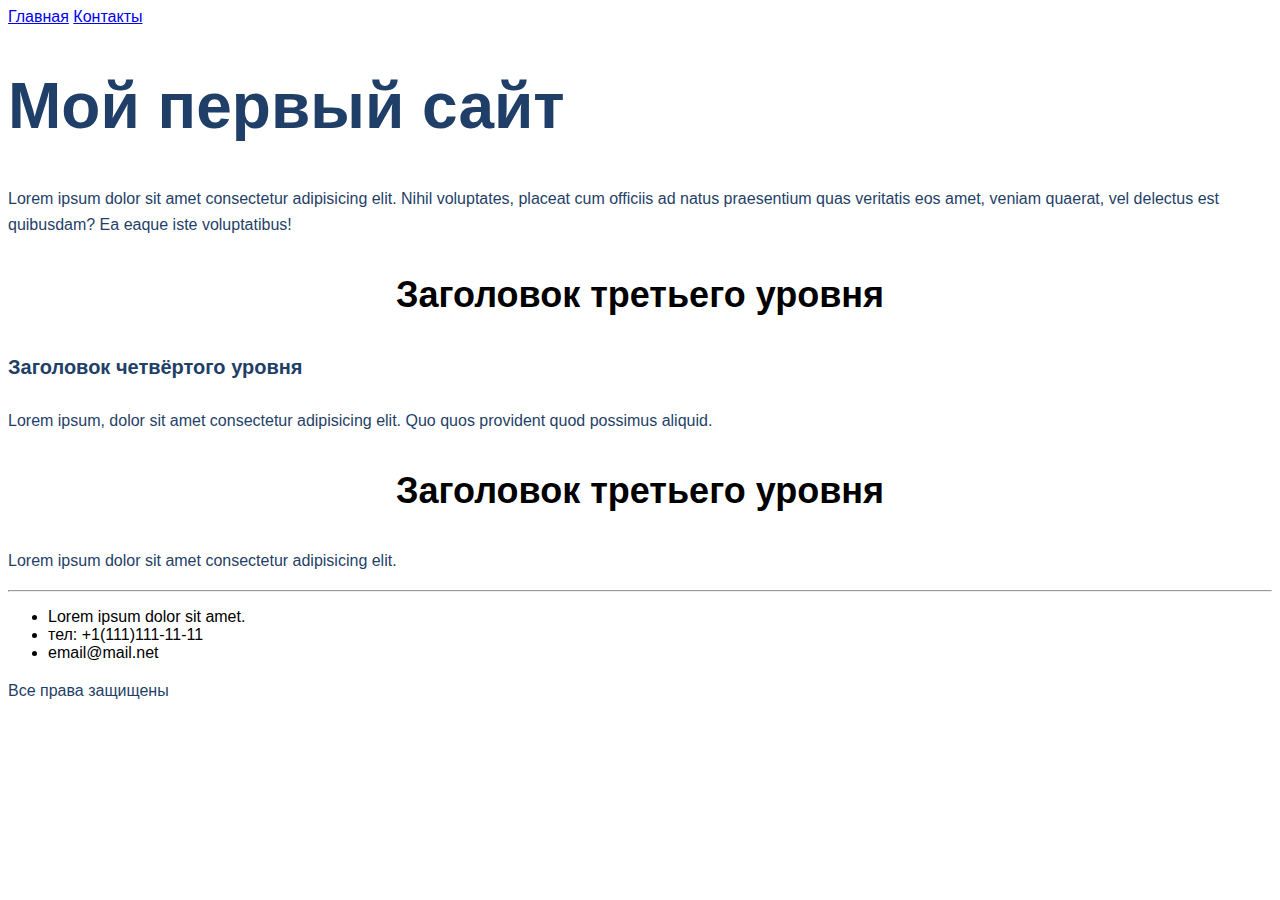
<file: Homework3/index.html>
<!DOCTYPE html>
<html lang="en">

<head>
    <meta charset="UTF-8">
    <meta http-equiv="X-UA-Compatible" content="IE=edge">
    <meta name="viewport" content="width=device-width, initial-scale=1.0">
    <title>Document</title>
    <link rel="stylesheet" href="style.css">
</head>

<body>
    <a href="index.html">Главная</a>
    <a href="contacts.html">Контакты</a>
    <h1 class="h1_index">Мой первый сайт</h1>
    <p class="par">Lorem ipsum dolor sit amet consectetur adipisicing elit. Nihil voluptates, placeat cum officiis ad
        natus
        praesentium quas veritatis eos amet, veniam quaerat, vel delectus est quibusdam? Ea eaque iste voluptatibus!</p>
    <h3 class="h3_class">Заголовок третьего уровня</h3>
    <h4 class="h4_class">Заголовок четвёртого уровня</h4>
    <p class="par">Lorem ipsum, dolor sit amet consectetur adipisicing elit. Quo quos provident quod possimus aliquid.
    </p>
    <h3 class="h3_class">Заголовок третьего уровня</h3>
    <p class="par">Lorem ipsum dolor sit amet consectetur adipisicing elit.</p>
    <hr>
    <ul>
        <li>Lorem ipsum dolor sit amet.</li>
        <li>тел: +1(111)111-11-11</li>
        <li>email@mail.net</li>
    </ul>
    <p class="par">Все права защищены</p>
</body>

</html>
</file>
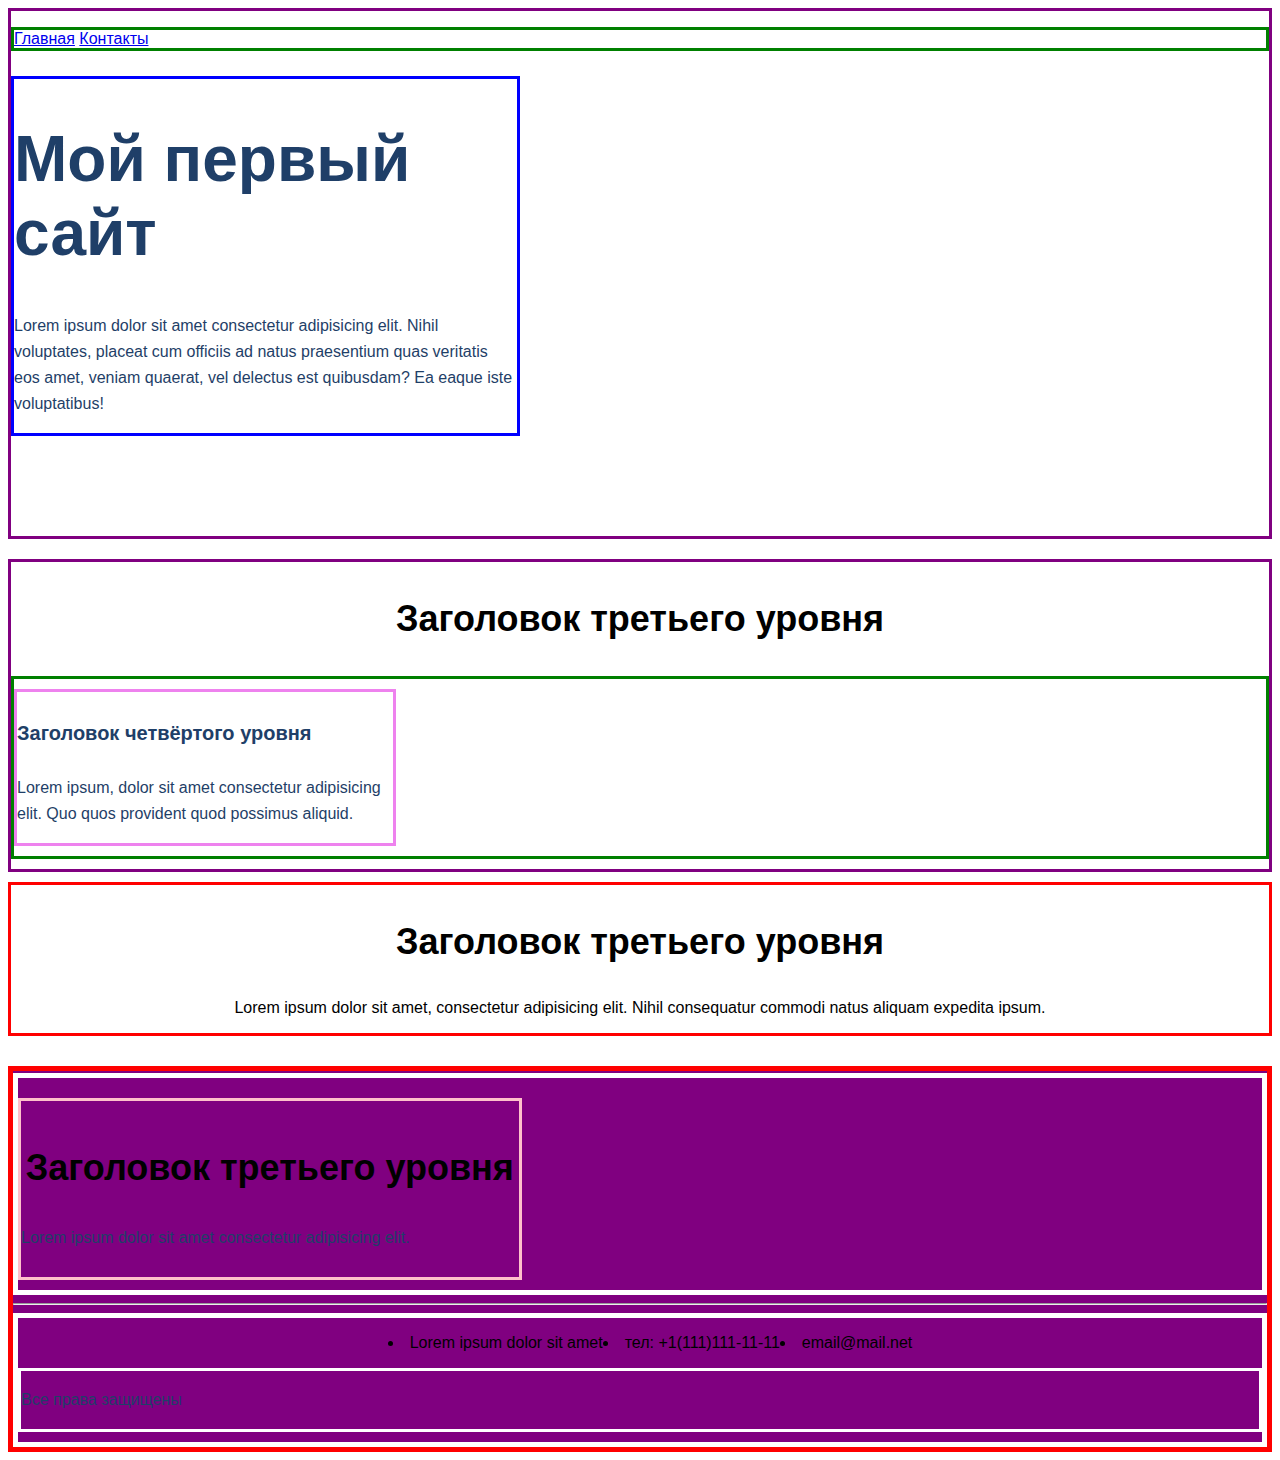
<file: Homework4/index.html>
<!DOCTYPE html>
<html lang="en">

<head>
    <meta charset="UTF-8">
    <meta http-equiv="X-UA-Compatible" content="IE=edge">
    <meta name="viewport" content="width=device-width, initial-scale=1.0">
    <title>Document</title>
    <link rel="stylesheet" href="style.css">
</head>

<body>
    <div class="greeting">
        <div class="menu">
            <a href="index.html">Главная</a>
            <a href="contacts.html">Контакты</a>
        </div>
        <div class="description">
            <h1 class="h1_index">Мой первый сайт</h1>
            <p class="par">Lorem ipsum dolor sit amet consectetur adipisicing elit. Nihil voluptates, placeat cum
                officiis ad
                natus
                praesentium quas veritatis eos amet, veniam quaerat, vel delectus est quibusdam? Ea eaque iste
                voluptatibus!</p>
        </div>
    </div>
    <div class="aboutbusiness">
        <h3 class="h3_class">Заголовок третьего уровня</h3>
        <div class="business">
            <div class="busmake">
                <h4 class="h4_class">Заголовок четвёртого уровня</h4>
                <p class="par">Lorem ipsum, dolor sit amet consectetur adipisicing elit. Quo quos provident quod
                    possimus aliquid.
                </p>
            </div>
        </div>
    </div>
    <div class="finishproject">
        <h3 class="h3_class">Заголовок третьего уровня</h3>
        <p class="parproject">Lorem ipsum dolor sit amet, consectetur adipisicing elit. Nihil consequatur commodi natus
            aliquam expedita ipsum.</p>
    </div>
    <div class="bottom">
        <div class="talk">
            <div class="interes">
                <h3 class="h3_class">Заголовок третьего уровня</h3>
                <p class="par">Lorem ipsum dolor sit amet consectetur adipisicing elit.</p>
            </div>
        </div>
        <hr>
        <div class="talk">
            <ul class="list">
                <li>Lorem ipsum dolor sit amet </li>
                <li>тел: +1(111)111-11-11 </li>
                <li>email@mail.net</li>
            </ul>
            <div class="rights">
                <p class="par">Все права защищены</p>
            </div>
        </div>
    </div>
</body>

</html>
</file>
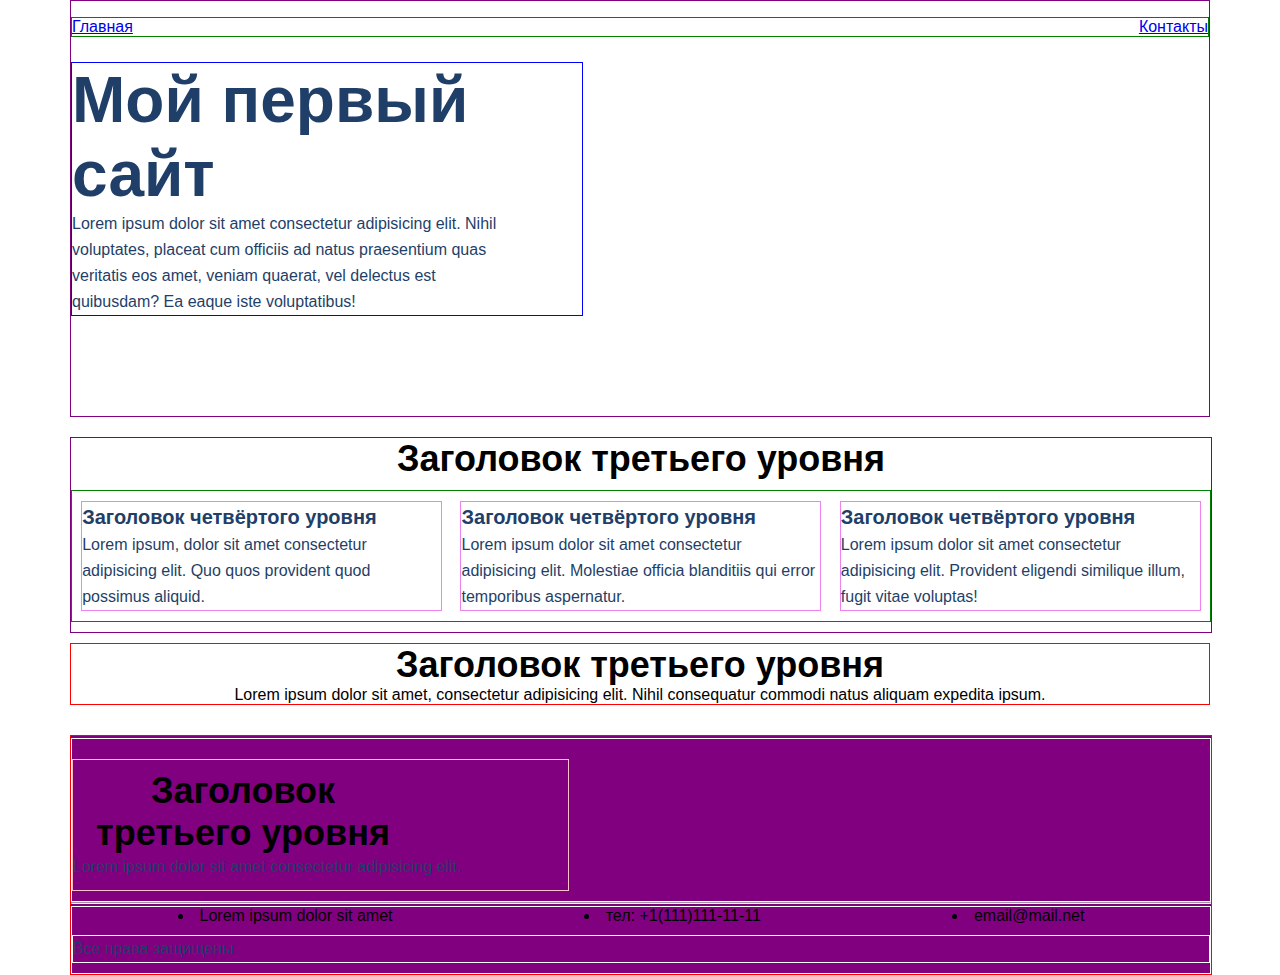
<file: Homework5/index.html>
<!DOCTYPE html>
<html lang="en">

<head>
    <meta charset="UTF-8">
    <meta http-equiv="X-UA-Compatible" content="IE=edge">
    <meta name="viewport" content="width=device-width, initial-scale=1.0">
    <title>Document</title>
    <link rel="stylesheet" href="style.css">
</head>

<body>
    <div class="container">
        <div class="greeting">
            <div class="menu">
                <a href="index.html">Главная</a>
                <a href="contacts.html">Контакты</a>
            </div>
            <div class="description">
                <h1 class="h1_index">Мой первый сайт</h1>
                <p class="par">Lorem ipsum dolor sit amet consectetur adipisicing elit. Nihil voluptates, placeat cum
                    officiis ad
                    natus
                    praesentium quas veritatis eos amet, veniam quaerat, vel delectus est quibusdam? Ea eaque iste
                    voluptatibus!</p>
            </div>
        </div>
        <div class="what-we-do container">
            <h3 class="h3_class">Заголовок третьего уровня</h3>
            <div class="business">
                <div class="busmake">
                    <h4 class="h4_class">Заголовок четвёртого уровня</h4>
                    <p class="par">Lorem ipsum, dolor sit amet consectetur adipisicing elit. Quo quos provident quod
                        possimus aliquid.
                    </p>
                </div>
                <div class="busmake">
                    <h4 class="h4_class">Заголовок четвёртого уровня</h4>
                    <p class="par">Lorem ipsum dolor sit amet consectetur adipisicing elit. Molestiae officia blanditiis
                        qui error temporibus aspernatur.
                    </p>
                </div>
                <div class="busmake">
                    <h4 class="h4_class">Заголовок четвёртого уровня</h4>
                    <p class="par">Lorem ipsum dolor sit amet consectetur adipisicing elit. Provident eligendi similique
                        illum, fugit vitae voluptas!
                    </p>
                </div>
            </div>
        </div>
        <div class="finishproject">
            <h3 class="h3_class">Заголовок третьего уровня</h3>
            <p class="parproject">Lorem ipsum dolor sit amet, consectetur adipisicing elit. Nihil consequatur commodi
                natus
                aliquam expedita ipsum.</p>
        </div>
        <div class="footer container">
            <div class="talk">
                <div class="interes">
                    <h3 class="h3_class">Заголовок третьего уровня</h3>
                    <p class="par">Lorem ipsum dolor sit amet consectetur adipisicing elit.</p>
                </div>
            </div>
            <hr>
            <div class="talk">
                <ul class="list">
                    <li>Lorem ipsum dolor sit amet </li>
                    <li>тел: +1(111)111-11-11 </li>
                    <li>email@mail.net</li>
                </ul>
                <div class="rights">
                    <p class="par">Все права защищены</p>
                </div>
            </div>
        </div>
    </div>
</body>

</html>
</file>
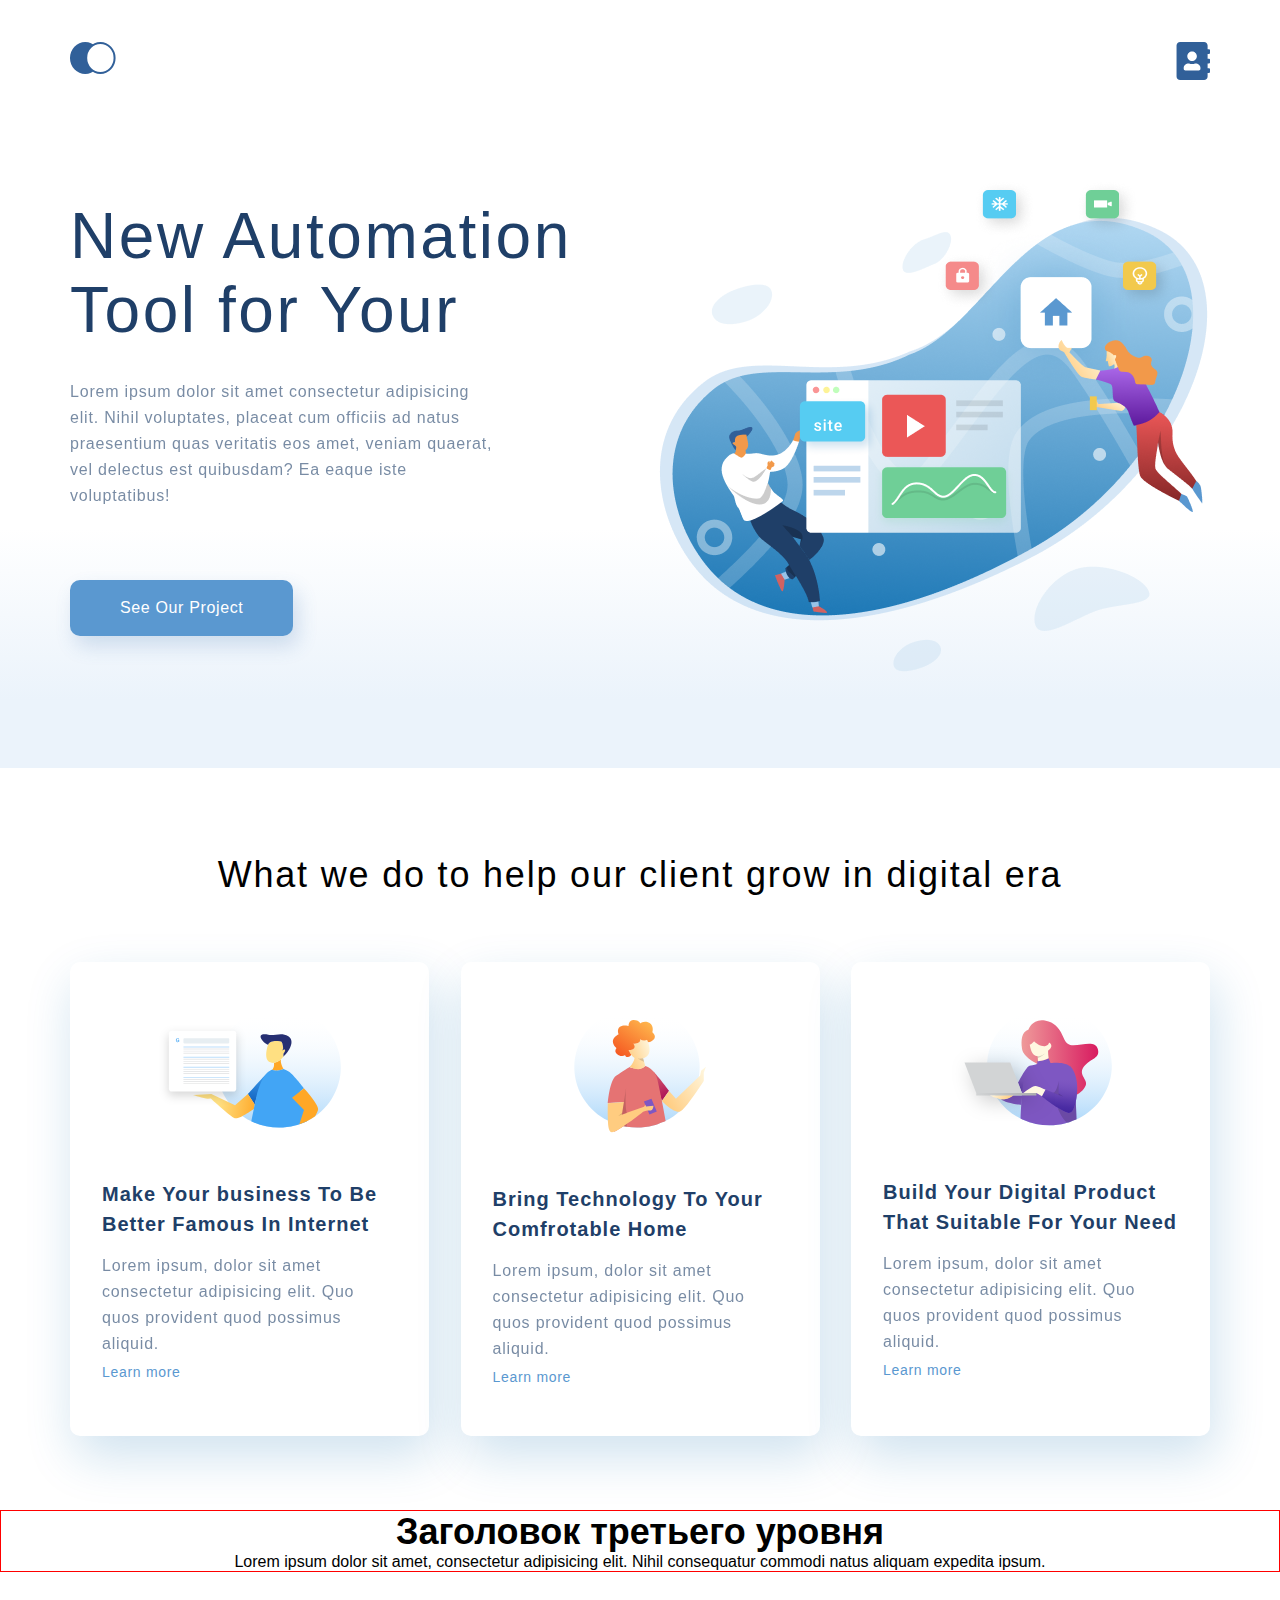
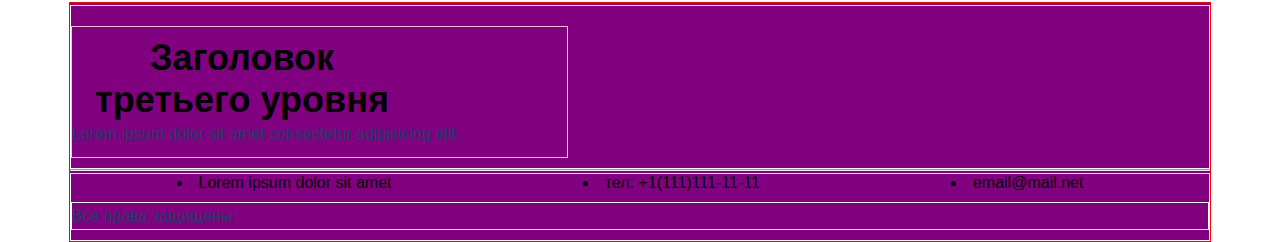
<file: Homework6/index.html>
<!DOCTYPE html>
<html lang="en">

<head>
    <meta charset="UTF-8">
    <meta http-equiv="X-UA-Compatible" content="IE=edge">
    <meta name="viewport" content="width=device-width, initial-scale=1.0">
    <title>Document</title>
    <link rel="stylesheet" href="style.css">
</head>

<body>
    <div class="top">
        <div class="container top__box">
            <div class="header">
                <a href="index.html"><img src="img/Navigation.svg" alt="Navigation"></a>
                <a href="contacts.html"><img src="img/Contacts.svg" alt="Contacts"></a>
            </div>
            <div class="top__info">
                <h1 class="top__heading">New Automation
                    Tool for Your </h1>
                <p class="text top__text">Lorem ipsum dolor sit amet consectetur adipisicing elit. Nihil voluptates,
                    placeat cum
                    officiis ad
                    natus
                    praesentium quas veritatis eos amet, veniam quaerat, vel delectus est quibusdam? Ea eaque iste
                    voluptatibus!</p>
                <a href="#" class="top__button">See Our Project</a>
            </div>
        </div>
    </div>
    <div class="what-we-do container">
        <h3 class="heading">What we do to help our client grow in digital era</h3>
        <div class="card-box">
            <div class="card">
                <img class="card__img" src="img/card1.svg" alt="card1">
                <h4 class="heading-mini">Make Your business To Be
                    Better Famous In Internet</h4>
                <p class="text">Lorem ipsum, dolor sit amet consectetur adipisicing elit. Quo quos provident quod
                    possimus aliquid.
                </p>
                <a class="card__link" href="#">Learn more</a>
            </div>
            <div class="card">
                <img class="card__img" src="img/card2.svg" alt="card2">
                <h4 class="heading-mini">Bring Technology To Your
                    Comfrotable Home</h4>
                <p class="text">Lorem ipsum, dolor sit amet consectetur adipisicing elit. Quo quos provident quod
                    possimus aliquid.
                </p>
                <a class="card__link" href="#">Learn more</a>
            </div>
            <div class="card">
                <img class="card__img" src="img/card3.svg" alt="card3">
                <h4 class="heading-mini">Build Your Digital Product
                    That Suitable For Your Need</h4>
                <p class="text">Lorem ipsum, dolor sit amet consectetur adipisicing elit. Quo quos provident quod
                    possimus aliquid.
                </p>
                <a class="card__link" href="#">Learn more</a>
            </div>
        </div>
    </div>
    <div class="finishproject">
        <h3 class="h3_class">Заголовок третьего уровня</h3>
        <p class="parproject">Lorem ipsum dolor sit amet, consectetur adipisicing elit. Nihil consequatur commodi
            natus
            aliquam expedita ipsum.</p>
    </div>
    <div class="footer container">
        <div class="talk">
            <div class="interes">
                <h3 class="h3_class">Заголовок третьего уровня</h3>
                <p class="par">Lorem ipsum dolor sit amet consectetur adipisicing elit.</p>
            </div>
        </div>
        <hr>
        <div class="talk">
            <ul class="list">
                <li>Lorem ipsum dolor sit amet </li>
                <li>тел: +1(111)111-11-11 </li>
                <li>email@mail.net</li>
            </ul>
            <div class="rights">
                <p class="par">Все права защищены</p>
            </div>
        </div>
    </div>

</body>

</html>
</file>
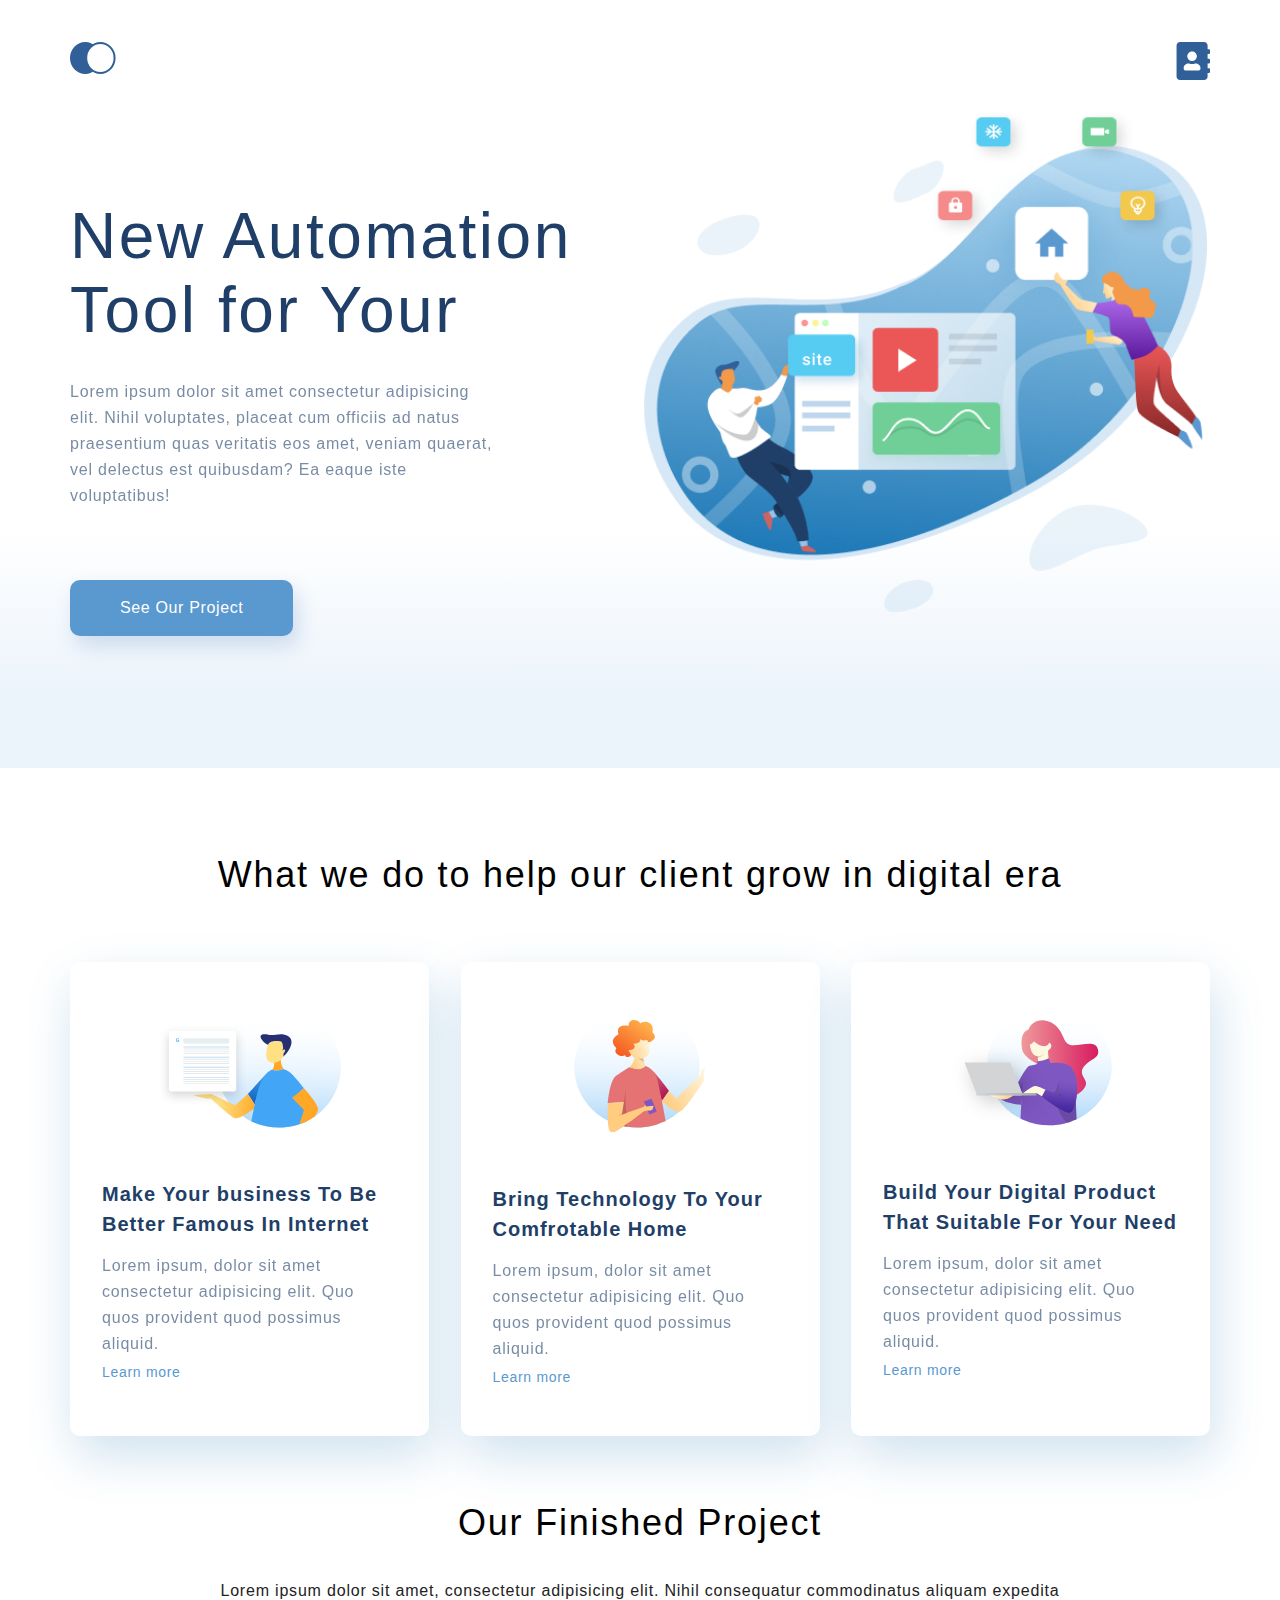
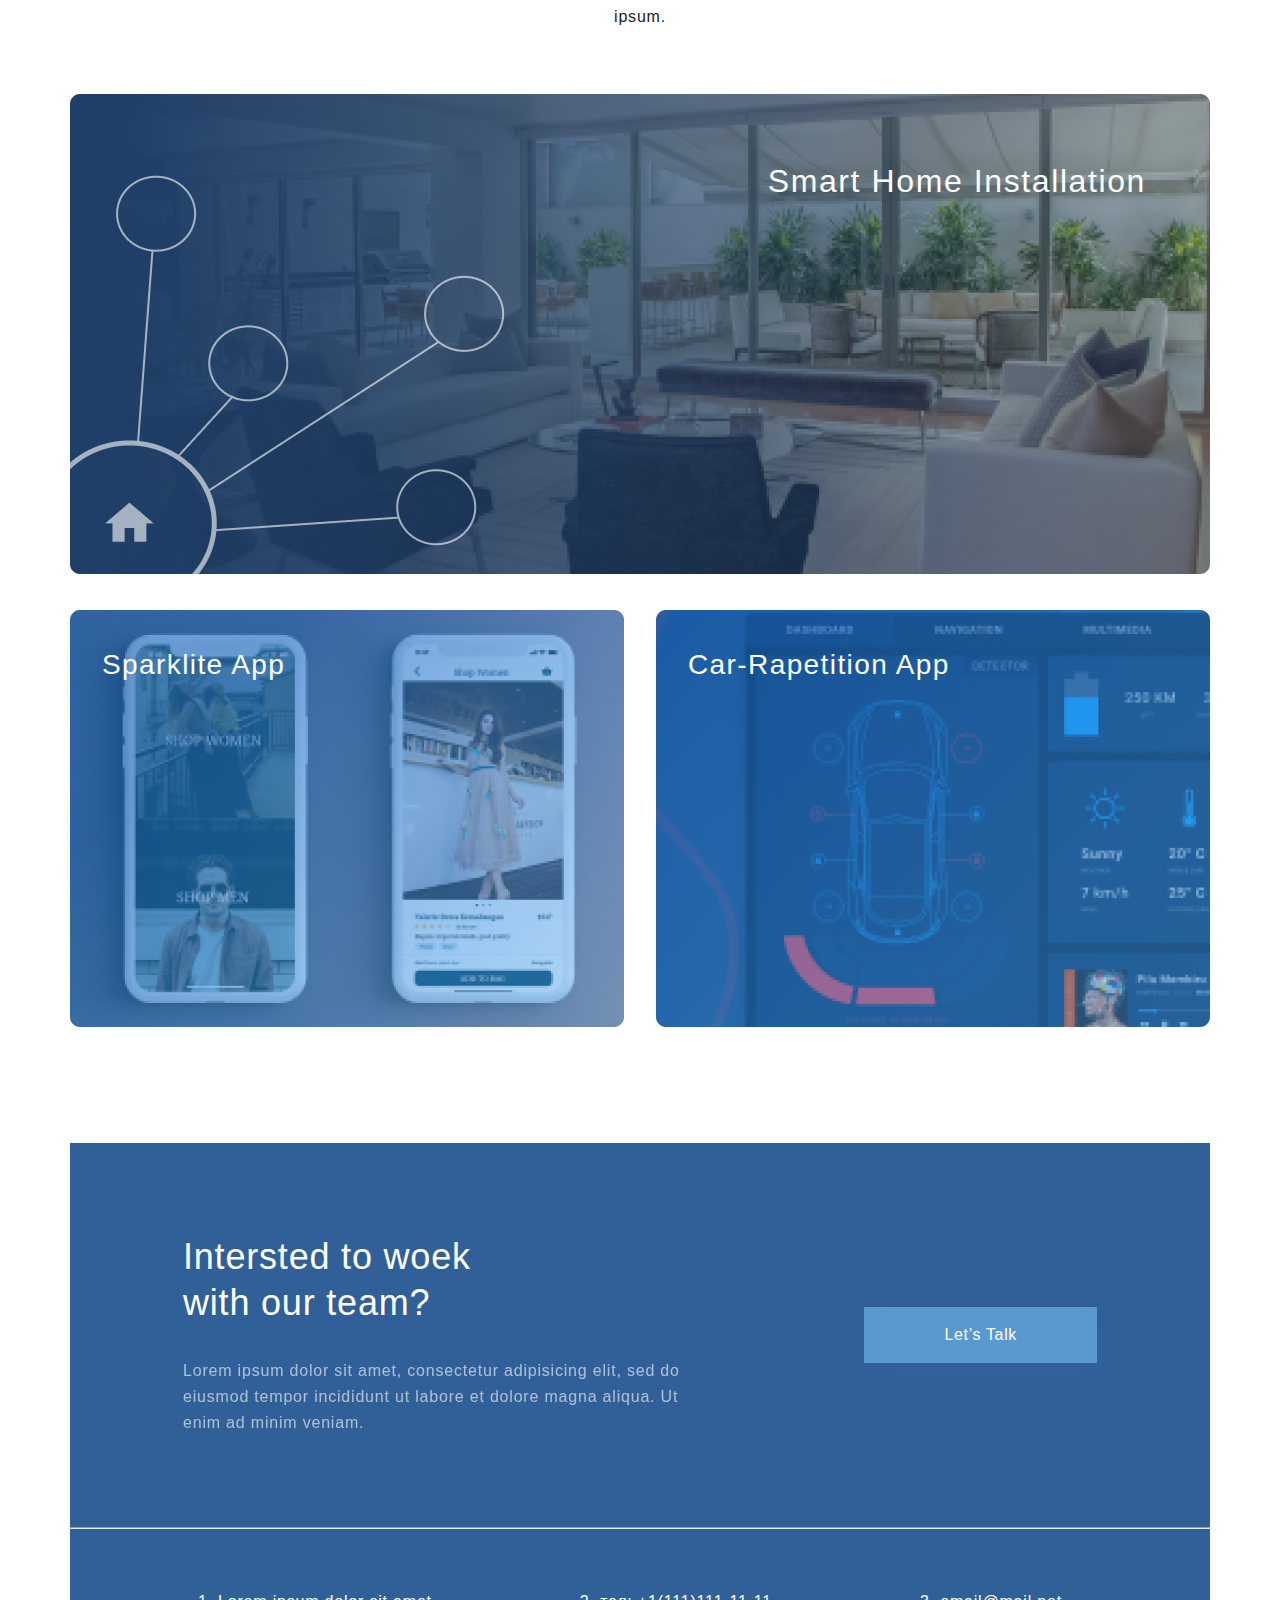
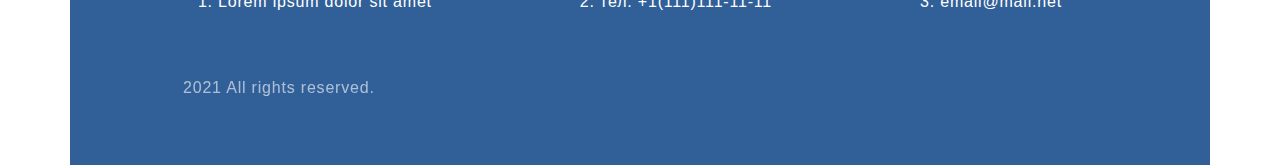
<file: Homework7/index.html>
<!DOCTYPE html>
<html lang="en">

<head>
    <meta charset="UTF-8">
    <meta http-equiv="X-UA-Compatible" content="IE=edge">
    <meta name="viewport" content="width=device-width, initial-scale=1.0">
    <title>Document</title>
    <link rel="stylesheet" href="style.css">
</head>

<body>
    <div class="top">
        <div class="container top__box">
            <div class="header">
                <a href="index.html"><img src="img/Navigation.svg" alt="Navigation"></a>
                <a href="contacts.html"><img src="img/Contacts.svg" alt="Contacts"></a>
            </div>
            <div class="top__info">
                <h1 class="top__heading">New Automation
                    Tool for Your </h1>
                <p class="text top__text">Lorem ipsum dolor sit amet consectetur adipisicing elit. Nihil voluptates,
                    placeat cum
                    officiis ad
                    natus
                    praesentium quas veritatis eos amet, veniam quaerat, vel delectus est quibusdam? Ea eaque iste
                    voluptatibus!</p>
                <a href="#" class="top__button">See Our Project</a>
            </div>
        </div>
    </div>
    <div class="what-we-do container">
        <h3 class="heading">What we do to help our client grow in digital era</h3>
        <div class="card-box">
            <div class="card">
                <img class="card__img" src="img/card1.svg" alt="card1">
                <h4 class="heading-mini">Make Your business To Be
                    Better Famous In Internet</h4>
                <p class="text">Lorem ipsum, dolor sit amet consectetur adipisicing elit. Quo quos provident quod
                    possimus aliquid.
                </p>
                <a class="card__link" href="#">Learn more</a>
            </div>
            <div class="card">
                <img class="card__img" src="img/card2.svg" alt="card2">
                <h4 class="heading-mini">Bring Technology To Your
                    Comfrotable Home</h4>
                <p class="text">Lorem ipsum, dolor sit amet consectetur adipisicing elit. Quo quos provident quod
                    possimus aliquid.
                </p>
                <a class="card__link" href="#">Learn more</a>
            </div>
            <div class="card">
                <img class="card__img" src="img/card3.svg" alt="card3">
                <h4 class="heading-mini">Build Your Digital Product
                    That Suitable For Your Need</h4>
                <p class="text">Lorem ipsum, dolor sit amet consectetur adipisicing elit. Quo quos provident quod
                    possimus aliquid.
                </p>
                <a class="card__link" href="#">Learn more</a>
            </div>
        </div>
    </div>
    <div class="project container">
        <h3 class="heading">Our Finished Project</h3>
        <p class="text text__project">Lorem ipsum dolor sit amet, consectetur adipisicing elit. Nihil consequatur
            commodinatus aliquam expedita ipsum.</p>
        <div class="project__item">
            <img class="project__img" src="img/project-1.png" alt="project-1">
            <p class="project__text">Smart Home Installation</p>
        </div>
        <div class="project__parent">
            <div class="project__item project__item_margin">
                <img class="project__img" src="img/project-2.png" alt="project-2">
                <p class="project__text_mini">Sparklite App</p>
            </div>
            <div class="project__item">
                <img class="project__img" src="img/project-3.png" alt="project-3">
                <p class="project__text_mini">Car-Rapetition App</p>
            </div>
        </div>
    </div>
    <div class="footer container">
        <div class="footer_parent">
            <div class="footer_item">
                <h3 class="footer_heading">Intersted to woek with our team?</h3>
                <p class="footer__text">Lorem ipsum dolor sit amet, consectetur adipisicing elit, sed do eiusmod tempor
                    incididunt ut labore et dolore magna aliqua. Ut enim ad minim veniam.</p>
            </div>
            <div class="footer_item">
                <a class="footer__button" href="#">Let’s Talk</a>
            </div>
        </div>
        <hr>
        <ol class="list">
            <li>Lorem ipsum dolor sit amet </li>
            <li>тел: +1(111)111-11-11 </li>
            <li>email@mail.net</li>
        </ol>
        <p class="footer_rights footer__text">2021 All rights reserved.</p>
    </div>

</body>

</html>
</file>
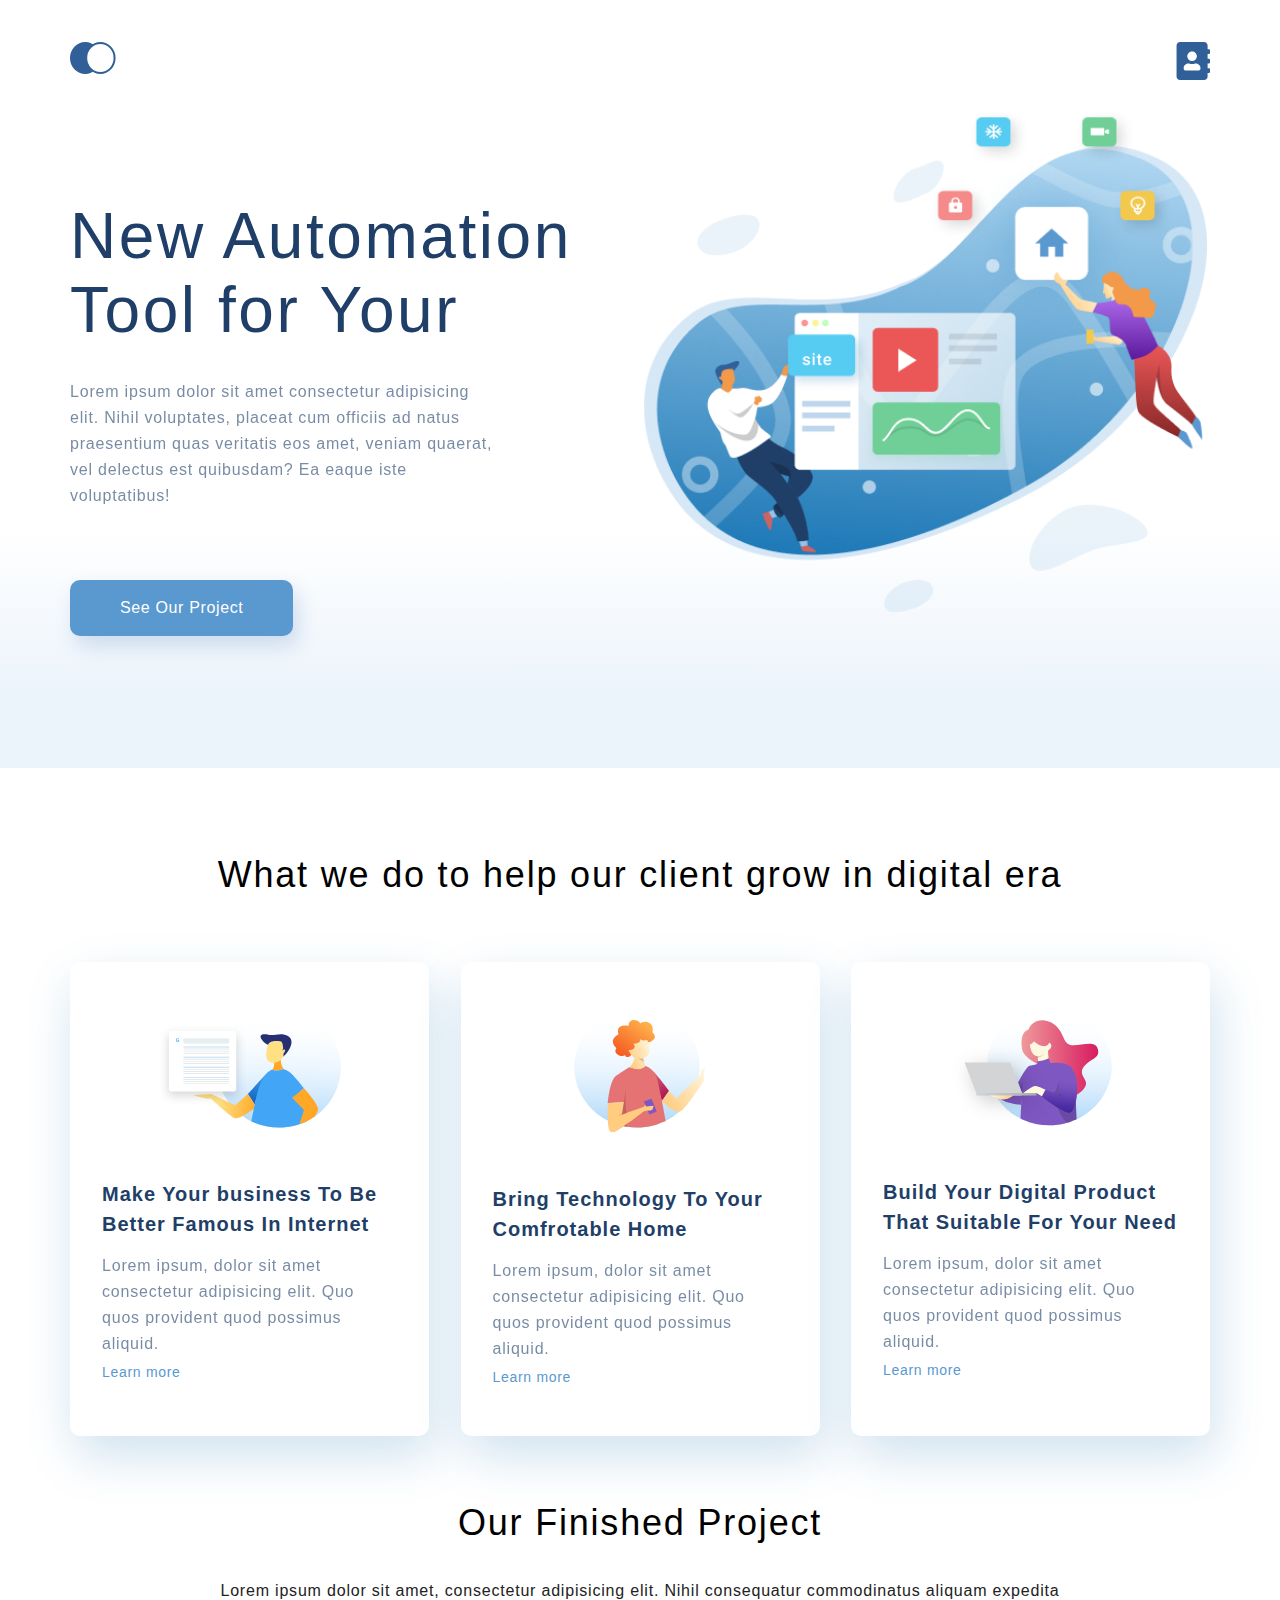
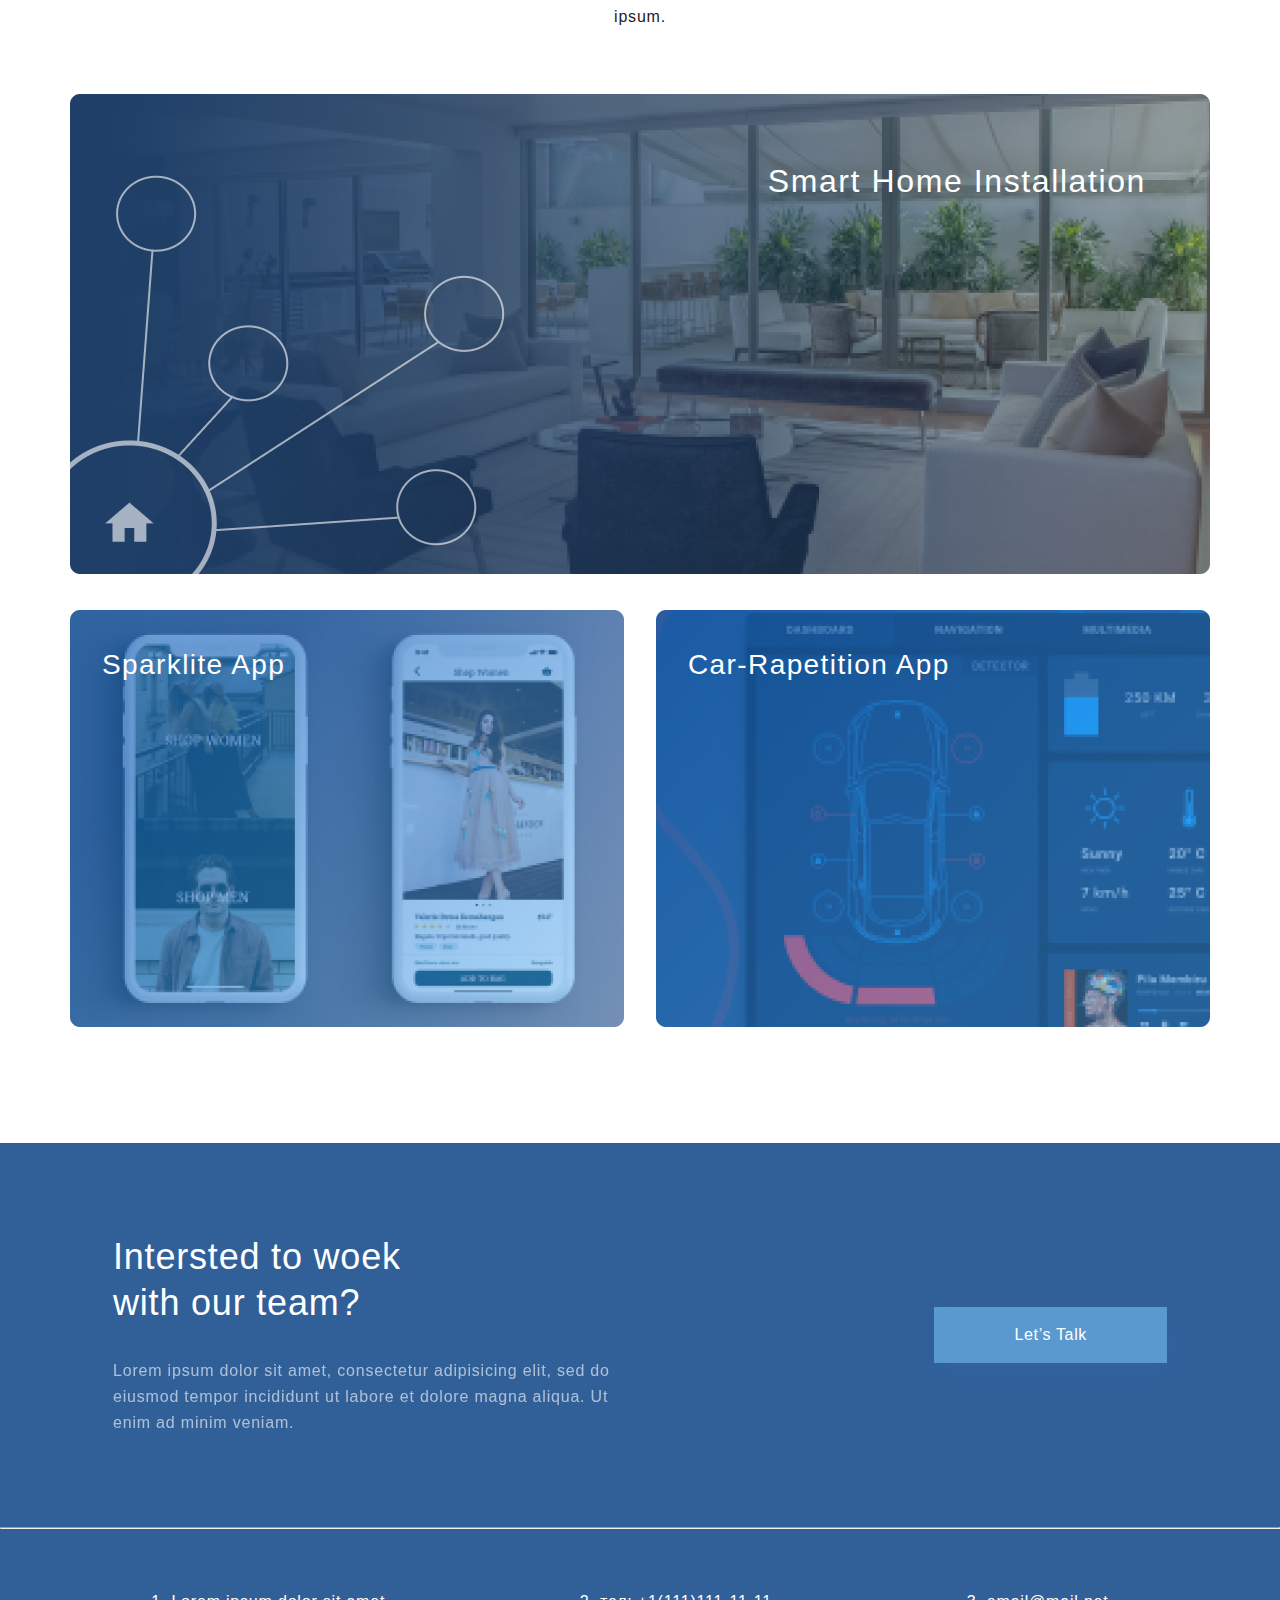
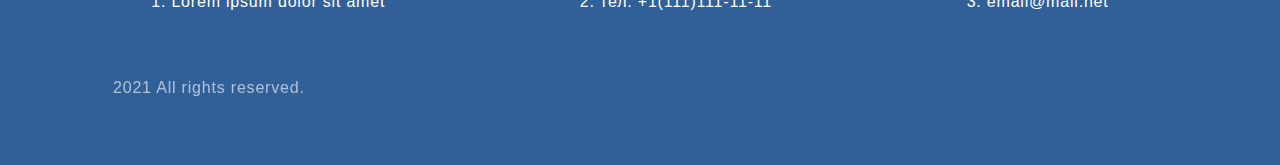
<file: Homework8/index.html>
<!DOCTYPE html>
<html lang="en">

<head>
    <meta charset="UTF-8">
    <meta http-equiv="X-UA-Compatible" content="IE=edge">
    <meta name="viewport" content="width=device-width, initial-scale=1.0">
    <title>Document</title>
    <link rel="stylesheet" href="style.css">
</head>

<body>
    <div class="top">
        <div class="container top__box">
            <div class="header">
                <a href="index.html"><img src="img/Navigation.svg" alt="Navigation"></a>
                <a href="contacts.html"><img src="img/Contacts.svg" alt="Contacts"></a>
            </div>
            <div class="top__info">
                <h1 class="top__heading">New Automation
                    Tool for Your </h1>
                <p class="text top__text">Lorem ipsum dolor sit amet consectetur adipisicing elit. Nihil voluptates,
                    placeat cum
                    officiis ad
                    natus
                    praesentium quas veritatis eos amet, veniam quaerat, vel delectus est quibusdam? Ea eaque iste
                    voluptatibus!</p>
                <a href="#" class="top__button">See Our Project</a>
            </div>
        </div>
    </div>
    <div class="what-we-do container">
        <h3 class="heading">What we do to help our client grow in digital era</h3>
        <div class="card-box">
            <div class="card">
                <img class="card__img" src="img/card1.svg" alt="card1">
                <h4 class="heading-mini">Make Your business To Be
                    Better Famous In Internet</h4>
                <p class="text">Lorem ipsum, dolor sit amet consectetur adipisicing elit. Quo quos provident quod
                    possimus aliquid.
                </p>
                <a class="card__link" href="#">Learn more</a>
            </div>
            <div class="card">
                <img class="card__img" src="img/card2.svg" alt="card2">
                <h4 class="heading-mini">Bring Technology To Your
                    Comfrotable Home</h4>
                <p class="text">Lorem ipsum, dolor sit amet consectetur adipisicing elit. Quo quos provident quod
                    possimus aliquid.
                </p>
                <a class="card__link" href="#">Learn more</a>
            </div>
            <div class="card">
                <img class="card__img" src="img/card3.svg" alt="card3">
                <h4 class="heading-mini">Build Your Digital Product
                    That Suitable For Your Need</h4>
                <p class="text">Lorem ipsum, dolor sit amet consectetur adipisicing elit. Quo quos provident quod
                    possimus aliquid.
                </p>
                <a class="card__link" href="#">Learn more</a>
            </div>
        </div>
    </div>
    <div class="project container">
        <h3 class="heading">Our Finished Project</h3>
        <p class="text text__project">Lorem ipsum dolor sit amet, consectetur adipisicing elit. Nihil consequatur
            commodinatus aliquam expedita ipsum.</p>
        <div class="project__item">
            <img class="project__img" src="img/project-1.png" alt="project-1">
            <p class="project__text">Smart Home Installation</p>
        </div>
        <div class="project__parent">
            <div class="project__item project__item_margin">
                <img class="project__img" src="img/project-2.png" alt="project-2">
                <p class="project__text_mini">Sparklite App</p>
            </div>
            <div class="project__item">
                <img class="project__img" src="img/project-3.png" alt="project-3">
                <p class="project__text_mini">Car-Rapetition App</p>
            </div>
        </div>
    </div>
    <div class="footer">
        <div class="footer_parent">
            <div class="footer_item footer_item_margin">
                <h3 class="footer_heading">Intersted to woek with our team?</h3>
                <p class="footer__text">Lorem ipsum dolor sit amet, consectetur adipisicing elit, sed do eiusmod tempor
                    incididunt ut labore et dolore magna aliqua. Ut enim ad minim veniam.</p>
            </div>
            <div class="footer_item">
                <a class="footer__button" href="#">Let’s Talk</a>
            </div>
        </div>
        <hr>
        <ol class="list">
            <li class="list_item_margin">Lorem ipsum dolor sit amet </li>
            <li class="list_item_margin">тел: +1(111)111-11-11 </li>
            <li>email@mail.net</li>
        </ol>
        <p class="footer_rights footer__text">2021 All rights reserved.</p>
    </div>

</body>

</html>
</file>
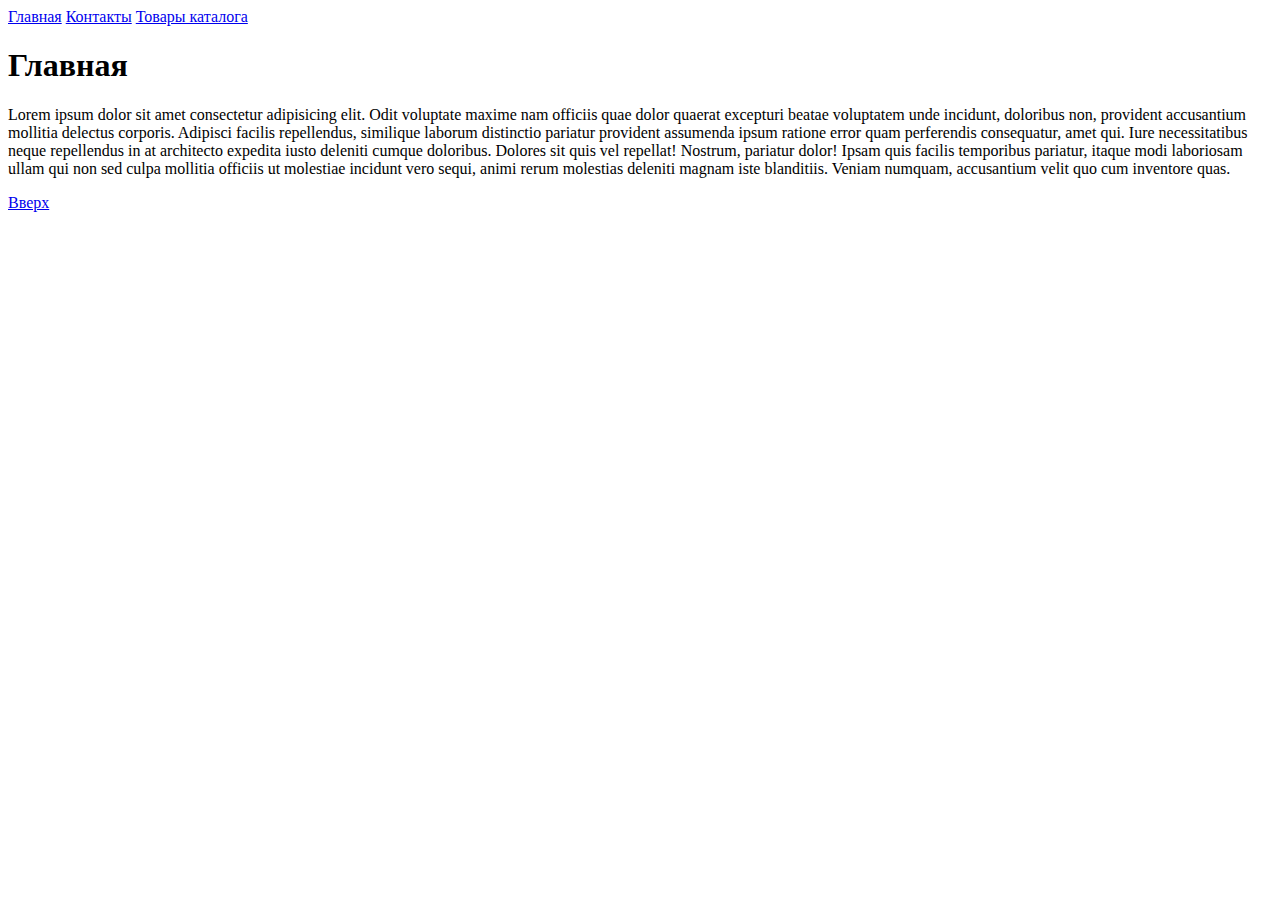
<file: Lesson2/index.html>
<!DOCTYPE html>
<html lang="en">

<head>
    <meta charset="UTF-8">
    <meta http-equiv="X-UA-Compatible" content="IE=edge">
    <meta name="viewport" content="width=device-width, initial-scale=1.0">
    <title>Document</title>
</head>

<body>
    <a id="top" href="index.html">Главная</a>
    <a href="contacts.html">Контакты</a>
    <a href="catalog/product.html">Товары каталога</a>
    <h1>Главная</h1>
    <p>
        Lorem ipsum dolor sit amet consectetur adipisicing elit. Odit voluptate maxime nam officiis quae dolor quaerat
        excepturi beatae voluptatem unde incidunt, doloribus non, provident accusantium mollitia delectus corporis.
        Adipisci facilis repellendus, similique laborum distinctio pariatur provident assumenda ipsum ratione error quam
        perferendis consequatur, amet qui. Iure necessitatibus neque repellendus in at architecto expedita iusto
        deleniti cumque doloribus. Dolores sit quis vel repellat! Nostrum, pariatur dolor! Ipsam quis facilis temporibus
        pariatur, itaque modi laboriosam ullam qui non sed culpa mollitia officiis ut molestiae incidunt vero sequi,
        animi rerum molestias deleniti magnam iste blanditiis. Veniam numquam, accusantium velit quo cum inventore quas.
    </p>
    <a href="#top">Вверх</a>
</body>

</html>
</file>
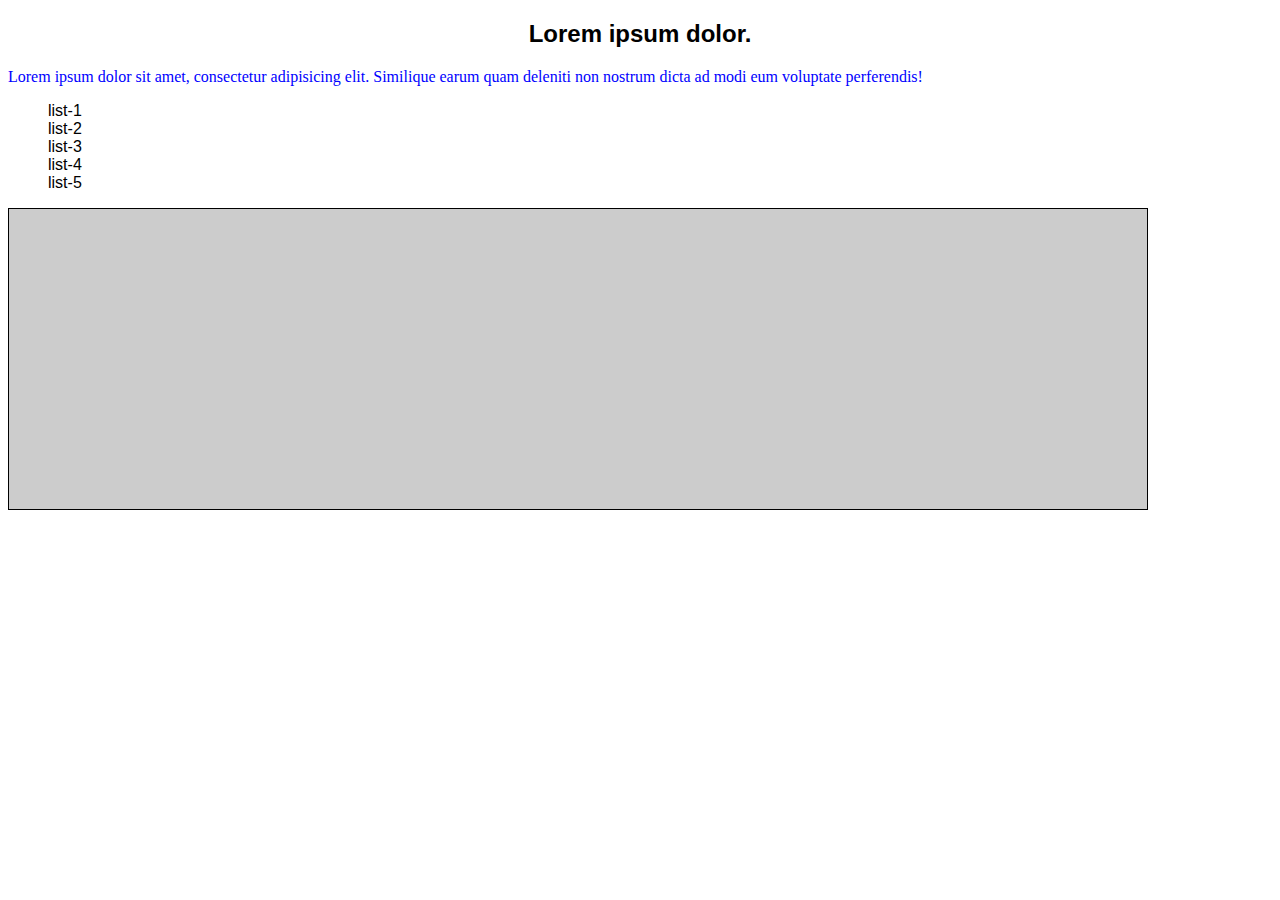
<file: Lesson3/index.html>
<!DOCTYPE html>
<html lang="en">

<head>
    <meta charset="UTF-8">
    <meta http-equiv="X-UA-Compatible" content="IE=edge">
    <meta name="viewport" content="width=device-width, initial-scale=1.0">
    <title>Document</title>
    <link rel="stylesheet" href="style.css">
</head>

<body>
    <h2 class="heading">Lorem ipsum dolor.</h2>
    <p class="text">Lorem ipsum dolor sit amet, consectetur adipisicing elit. Similique earum quam deleniti non nostrum
        dicta ad modi eum voluptate perferendis!</p>
    <ul class="list">
        <li>list-1</li>
        <li>list-2</li>
        <li>list-3</li>
        <li>list-4</li>
        <li>list-5</li>
    </ul>
    <div class="block"></div>
</body>

</html>
</file>
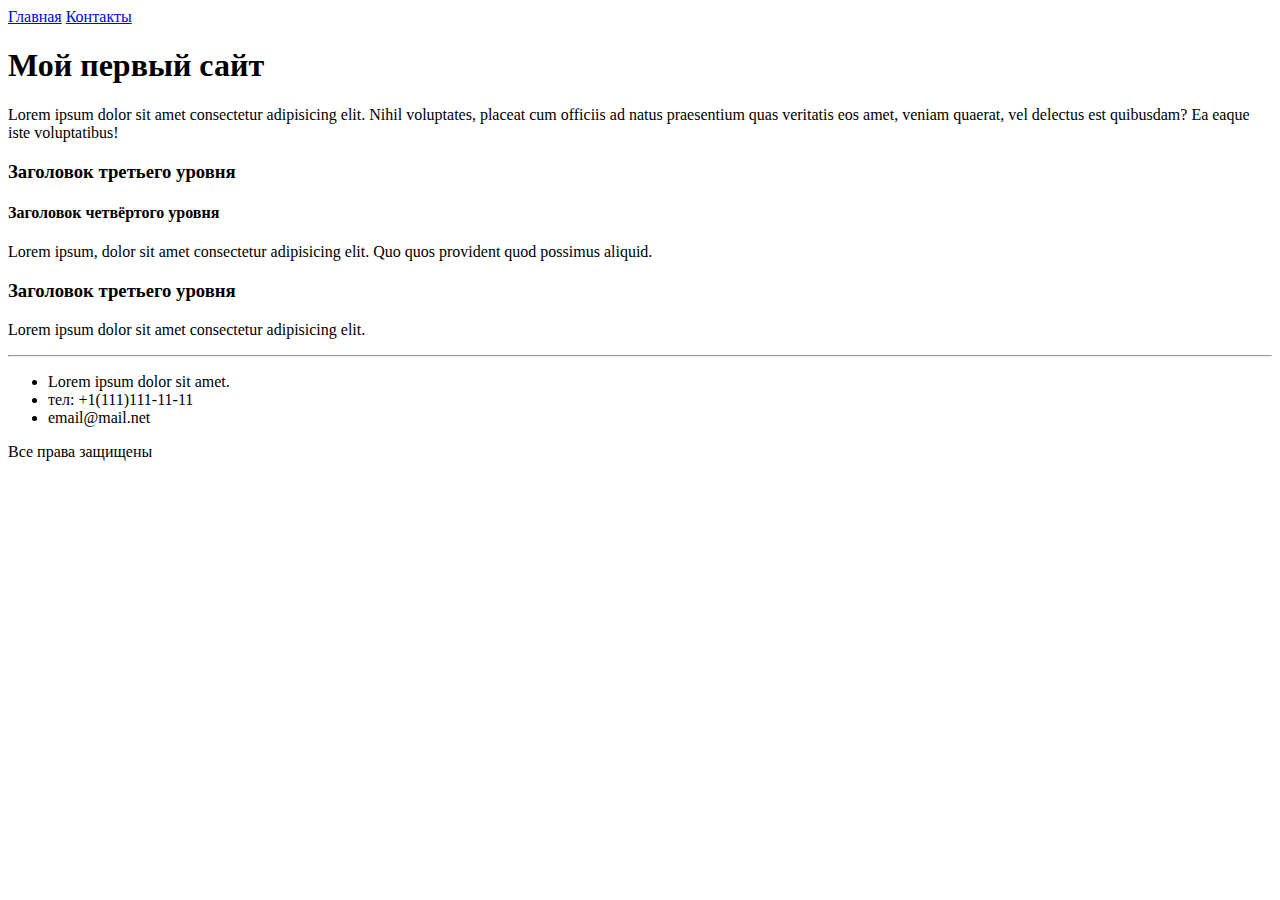
<file: Lesson2/Homework2/index.html>
<!DOCTYPE html>
<html lang="en">

<head>
    <meta charset="UTF-8">
    <meta http-equiv="X-UA-Compatible" content="IE=edge">
    <meta name="viewport" content="width=device-width, initial-scale=1.0">
    <title>Document</title>
</head>

<body>
    <a href="index.html">Главная</a>
    <a href="contacts.html">Контакты</a>
    <h1>Мой первый сайт</h1>
    <p>Lorem ipsum dolor sit amet consectetur adipisicing elit. Nihil voluptates, placeat cum officiis ad natus
        praesentium quas veritatis eos amet, veniam quaerat, vel delectus est quibusdam? Ea eaque iste voluptatibus!</p>
    <h3>Заголовок третьего уровня</h3>
    <h4>Заголовок четвёртого уровня</h4>
    <p>Lorem ipsum, dolor sit amet consectetur adipisicing elit. Quo quos provident quod possimus aliquid.</p>
    <h3>Заголовок третьего уровня</h3>
    <p>Lorem ipsum dolor sit amet consectetur adipisicing elit.</p>
    <hr>
    <ul>
        <li>Lorem ipsum dolor sit amet.</li>
        <li>тел: +1(111)111-11-11</li>
        <li>email@mail.net</li>
    </ul>
    <p>Все права защищены</p>
</body>

</html>
</file>
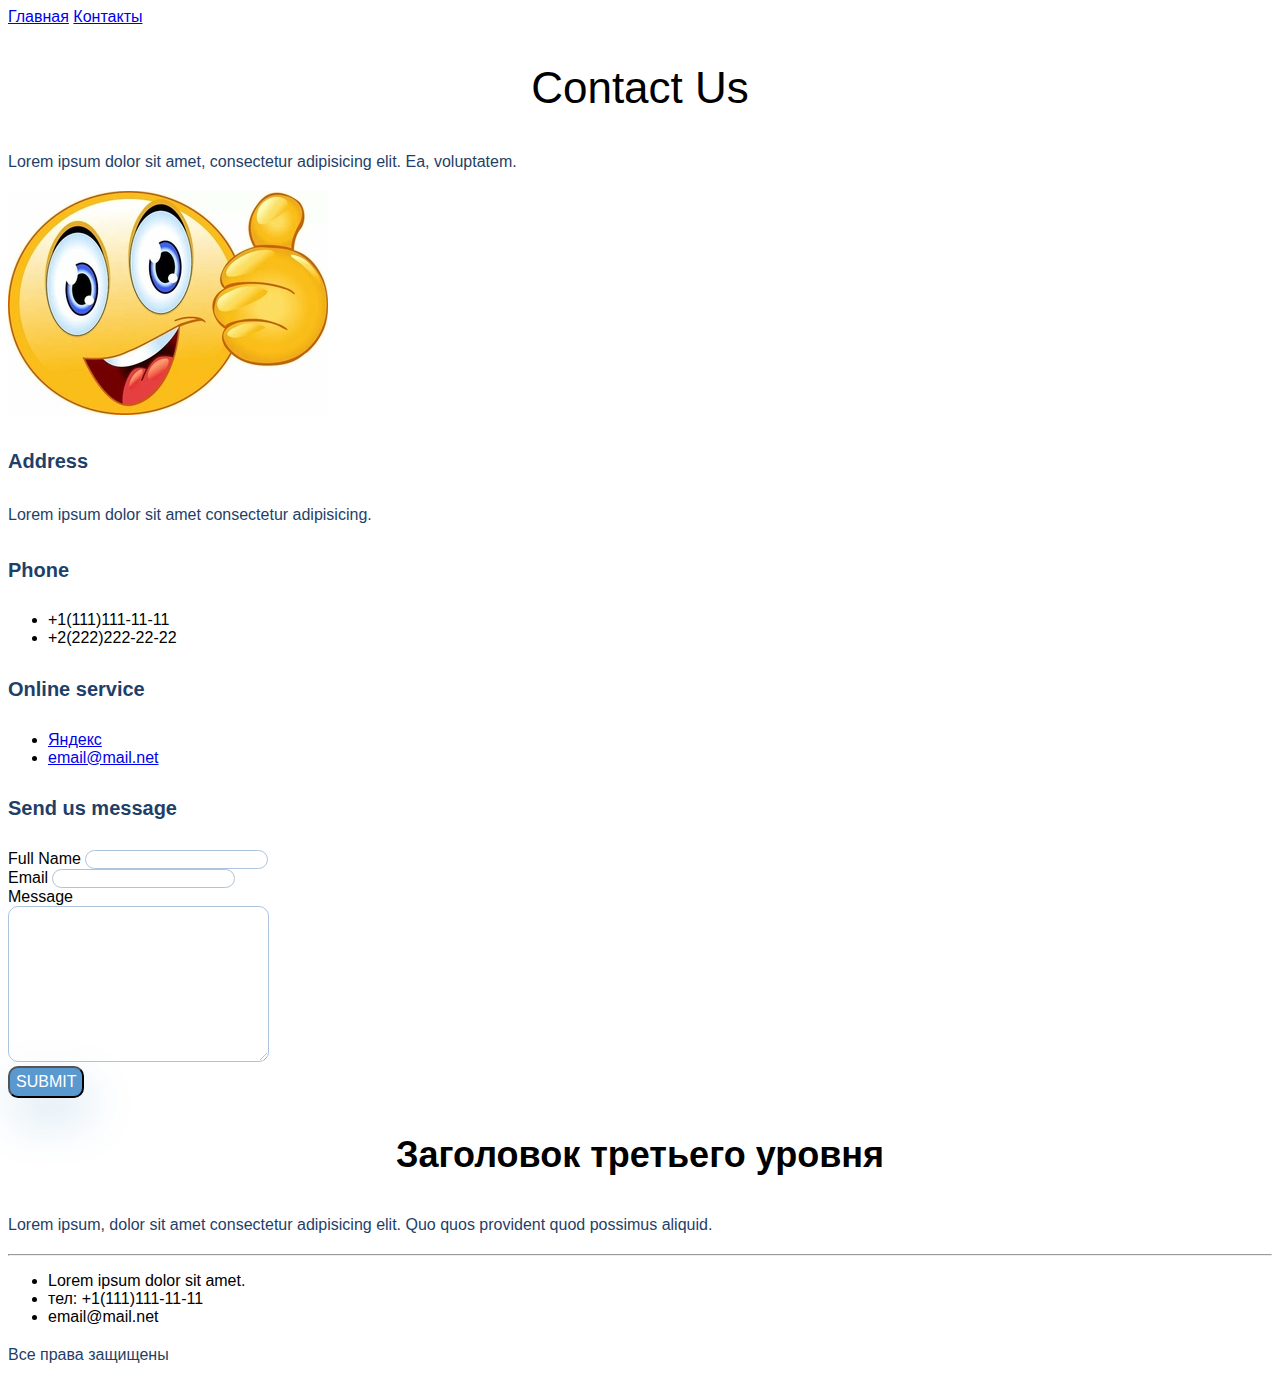
<file: Homework3/contacts.html>
<!DOCTYPE html>
<html lang="en">

<head>
    <meta charset="UTF-8">
    <meta http-equiv="X-UA-Compatible" content="IE=edge">
    <meta name="viewport" content="width=device-width, initial-scale=1.0">
    <title>Document</title>
    <link rel="stylesheet" href="style.css">
</head>

<body>
    <a href="index.html">Главная</a>
    <a href="contacts.html">Контакты</a>
    <h2 class="h2_contacts">Contact Us</h2>
    <p class="par">Lorem ipsum dolor sit amet, consectetur adipisicing elit. Ea, voluptatem.</p>
    <img src="img/smile.jpg" alt="smile"><br>
    <h4 class="h4_class">Address</h4>
    <p class="par">Lorem ipsum dolor sit amet consectetur adipisicing.</p>
    <h4 class="h4_class">Phone</h4>
    <ul>
        <li>+1(111)111-11-11</li>
        <li>+2(222)222-22-22</li>
    </ul>
    <h4 class="h4_class">Online service</h4>
    <ul>
        <li><a href="https://ya.ru/" target="_blank">Яндекс</a></li>
        <li><a href="email@mail.net" target="_blank">email@mail.net</a> </li>
    </ul>
    <h4 class="h4_class">Send us message</h4>
    <form action="#">
        Full Name <input class="text" type="text"><br>
        Email <input class="text" type="email"><br>
        Message <br>
        <textarea class="text" name="" id="" cols="30" rows="10"></textarea><br>
        <button class="button" type="submit">Submit</button>
    </form>
    <script type="text/javascript" charset="utf-8" async
        src="https://api-maps.yandex.ru/services/constructor/1.0/js/?um=constructor%3A13f717925009184164bba04bda55997476b7bb685e64ef5866387f6c8023e0ed&amp;width=100%25&amp;height=350&amp;lang=ru_RU&amp;scroll=true"></script>
    <h3 class="h3_class">Заголовок третьего уровня</h3>
    <p class="par">Lorem ipsum, dolor sit amet consectetur adipisicing elit. Quo quos provident quod possimus aliquid.
    </p>
    <hr>
    <ul>
        <li>Lorem ipsum dolor sit amet.</li>
        <li>тел: +1(111)111-11-11</li>
        <li>email@mail.net</li>
    </ul>
    <p class="par">Все права защищены</p>
</body>

</html>
</file>
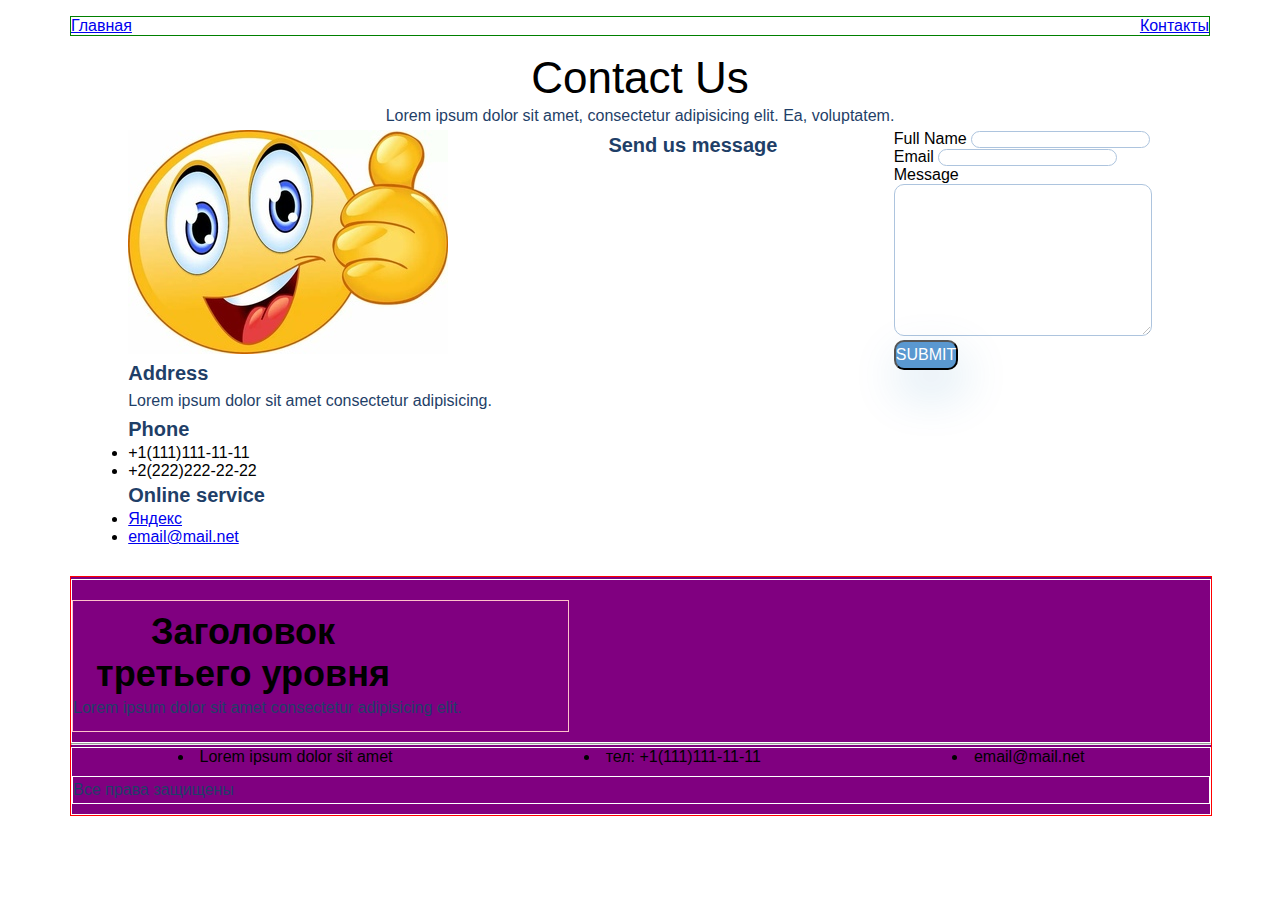
<file: Homework5/contacts.html>
<!DOCTYPE html>
<html lang="en">

<head>
    <meta charset="UTF-8">
    <meta http-equiv="X-UA-Compatible" content="IE=edge">
    <meta name="viewport" content="width=device-width, initial-scale=1.0">
    <title>Document</title>
    <link rel="stylesheet" href="style.css">
</head>

<body>
    <div class="container">
        <div class="menu">
            <a href="index.html">Главная</a>
            <a href="contacts.html">Контакты</a>
        </div>
        <div class="contactus">
            <h2 class="h2_contacts">Contact Us</h2>
            <p class="par">Lorem ipsum dolor sit amet, consectetur adipisicing elit. Ea, voluptatem.</p>
        </div>
        <div class="contactsblock">
            <div>
                <img src="img/smile.jpg" alt="smile"><br>
                <h4 class="h4_class">Address</h4>
                <p class="par">Lorem ipsum dolor sit amet consectetur adipisicing.</p>
                <h4 class="h4_class">Phone</h4>
                <ul>
                    <li>+1(111)111-11-11</li>
                    <li>+2(222)222-22-22</li>
                </ul>
                <h4 class="h4_class">Online service</h4>
                <ul>
                    <li><a href="https://ya.ru/" target="_blank">Яндекс</a></li>
                    <li><a href="email@mail.net" target="_blank">email@mail.net</a> </li>
                </ul>
            </div>
            <h4 class="h4_class">Send us message</h4>
            <form action="#">
                Full Name <input class="text" type="text"><br>
                Email <input class="text" type="email"><br>
                Message <br>
                <textarea class="text" name="" id="" cols="30" rows="10"></textarea><br>
                <button class="button" type="submit">Submit</button>
            </form>
        </div>
        <script type="text/javascript" charset="utf-8" async
            src="https://api-maps.yandex.ru/services/constructor/1.0/js/?um=constructor%3A13f717925009184164bba04bda55997476b7bb685e64ef5866387f6c8023e0ed&amp;width=100%25&amp;height=350&amp;lang=ru_RU&amp;scroll=true"></script>
        <div class="footer container">
            <div class="talk">
                <div class="interes">
                    <h3 class="h3_class">Заголовок третьего уровня</h3>
                    <p class="par">Lorem ipsum dolor sit amet consectetur adipisicing elit.</p>
                </div>
            </div>
            <hr>
            <div class="talk">
                <ul class="list">
                    <li>Lorem ipsum dolor sit amet </li>
                    <li>тел: +1(111)111-11-11 </li>
                    <li>email@mail.net</li>
                </ul>
                <div class="rights">
                    <p class="par">Все права защищены</p>
                </div>
            </div>
        </div>
    </div>
</body>

</html>
</file>
<file: Homework3/style.css>
body{
    font-family: sans-serif;
  }
  .par{
    font-size: 16px;
    line-height: 26px;
    color: #1F3F68;
  }
  .h1_index{
    font-size: 64px;
    color: #1F3F68;
  }
  .h2_contacts
  {
    font-weight: 500;
    font-size: 44px;
    text-align: center;
  }
  .h3_class{
    font-size: 36px;
    text-align: center;
  }
  .h4_class{
    font-size: 20px;
    line-height: 30px;
    color: #1F3F68;
  }
  .text{
    border: 1px solid #356EAD;
    box-sizing: border-box;
    border-radius: 10px;
    opacity: 0.4;
  }
  .button{
    background: #5A98D0;
    box-shadow: 5px 20px 50px rgba(16, 112, 177, 0.2);
    border-radius: 10px;
    font-weight: 500;
    font-size: 16px;
    line-height: 26px;
    text-align: center;
    color: #FFFFFF;
    text-transform: uppercase;}
</file>
<file: Homework4/style.css>
body{
    font-family: sans-serif;
  }
  .greeting{
    border: 3px solid purple;  
  }
  .menu{
    border: 3px solid green;
    margin-top: 16px;
    margin-bottom: 16px;
  }
  .description{
    width: 40%;
    border: 3px solid blue;
    margin-top: 25px;
    margin-bottom: 100px;
  }
  .aboutbusiness{
    border: 3px solid purple;
    margin-top: 20px;
  }
  .business{
    border: 3px solid green;
    margin-top: 10px;
    margin-bottom: 10px;  
  }
  .busmake{
    width: 30%;
    border: 3px solid violet;
    margin-top: 10px;
    margin-bottom: 10px;
  }
  .finishproject{
    border: 3px solid red;
    margin-top: 10px;
  }
  .parproject{
    text-align: center;
  }
  .bottom{
    border: 5px solid red;
    margin-top: 30px;
    background: purple;
  }
  .talk{
    border: 5px solid white;  
    margin-top: 2px;
  }
  .interes{
    border: 3px solid pink;
    width: 40%;
    margin-top: 20px;
    margin-bottom: 10px;
    padding-top: 10px;
    padding-bottom: 10px;
  }
  .list{
    margin-left: 10px;
    margin-right: 30px;
    list-style-position: inside;
    display: flex;
    flex-direction: row;
    justify-content: center;
  }
  .rights{
    border: 3px solid white;  
    margin-top: 10px;
    margin-bottom: 10px;
  }

  .par{
    font-size: 16px;
    line-height: 26px;
    color: #1F3F68;
  }
  .h1_index{
    font-size: 64px;
    color: #1F3F68;
  }
  .h2_contacts
  {
    font-weight: 500;
    font-size: 44px;
    text-align: center;
  }
  .h3_class{
    font-size: 36px;
    text-align: center;
  }
  .h4_class{
    font-size: 20px;
    line-height: 30px;
    color: #1F3F68;
  }
  .text{
    border: 1px solid #356EAD;
    box-sizing: border-box;
    border-radius: 10px;
    opacity: 0.4;
  }
  .button{
    background: #5A98D0;
    box-shadow: 5px 20px 50px rgba(16, 112, 177, 0.2);
    border-radius: 10px;
    font-weight: 500;
    font-size: 16px;
    line-height: 26px;
    text-align: center;
    color: #FFFFFF;
    text-transform: uppercase;}
</file>
<file: Homework5/style.css>
* {margin: 0; padding: 0;}
body{
    font-family: sans-serif;
  }
  .container {
    width: 1140px;
    margin: 0 auto;
  }
  .greeting{
    border: 1px solid purple;  
  }
  .menu{
    border: 1px solid green;
    margin-top: 16px;
    margin-bottom: 16px;
    display: flex;
    justify-content: space-between;
  }
  .description{
    width: 510px;
    border: 1px solid blue;
    margin-top: 25px;
    margin-bottom: 100px;
  }
  .description>p{
    width: 425px;
  }
  .what-we-do{
    border: 1px solid purple;
    margin-top: 20px;
  }
  .business{
    border: 1px solid green;
    margin-top: 10px;
    margin-bottom: 10px;
    display: flex;
    justify-content: space-around;
  }
  .busmake{
    width: 359px;
    border: 1px solid violet;
    margin-top: 10px;
    margin-bottom: 10px;
  }
  .finishproject{
    border: 1px solid red;
    margin-top: 10px;
  }
  .parproject{
    text-align: center;
  }
  .footer{
    border: 1px solid red;
    margin-top: 30px;
    background: purple;
  }
  .talk{
    border: 1px solid white;  
    margin-top: 2px;
  }
  .interes{
    border: 1px solid pink;
    width: 495px;
    margin-top: 20px;
    margin-bottom: 10px;
    padding-top: 10px;
    padding-bottom: 10px;
  }
  .interes>h3{
    width: 340px;
  }
  .list{
    margin-left: 10px;
    margin-right: 30px;
    list-style-position: inside;
    display: flex;
    flex-direction: row;
    justify-content: space-around;
  }
  .rights{
    border: 1px solid white;  
    margin-top: 10px;
    margin-bottom: 10px;
  }
  .contactus{
    border: 1px solid white;
    text-align: center;
  }
  .contactsblock{
    display: flex;
    justify-content: space-around;
  }

  .par{    
    font-size: 16px;
    line-height: 26px;
    color: #1F3F68;
  }  
  .h1_index{    
    font-size: 64px;
    color: #1F3F68;
  }
  .h2_contacts
  {
    font-weight: 500;
    font-size: 44px;
    text-align: center;
  }
  .h3_class{
    font-size: 36px;
    text-align: center;
  }
  .h4_class{
    font-size: 20px;
    line-height: 30px;
    color: #1F3F68;
  }
  .text{
    border: 1px solid #356EAD;
    box-sizing: border-box;
    border-radius: 10px;
    opacity: 0.4;
  }
  .button{
    background: #5A98D0;
    box-shadow: 5px 20px 50px rgba(16, 112, 177, 0.2);
    border-radius: 10px;
    font-weight: 500;
    font-size: 16px;
    line-height: 26px;
    text-align: center;
    color: #FFFFFF;
    text-transform: uppercase;}
</file>
<file: Homework6/style.css>
* {margin: 0;
  padding: 0;
}
body{
    font-family: sans-serif;
  }
  .container {
    width: 1140px;
    margin: 0 auto;
  }
  .top{    
    height: 768px;
    background: linear-gradient(0deg, #EBF3FB 8.84%, rgba(152, 195, 232, 0) 31.12%);    
  }  
  .header{    
    display: flex;
    justify-content: space-between;
    padding-top: 42px;
  }
  .top__box{
    display: flex;
    flex-direction: column;
    height: 100%;
  }
  .top__info{
    padding-top: 115px;    
    flex-grow: 1;
    background-image: url(img/top_back.png);
    background-repeat: no-repeat;
    background-position: right center;
  }
  .top__heading{    
    width: 504px;
    font-weight: 300;
    font-size: 64px;
    line-height: 74px;
    letter-spacing: 0.04em;
    color: #1F3F68;
    margin-bottom: 32px;
  }
  .top__text{
    width: 425px;
  }
  .top__button{
    font-size: 16px;
    line-height: 26px;
    text-align: center;
    letter-spacing: 0.04em;
    background: #5A98D0;
    box-shadow: 5px 10px 20px rgba(53, 110, 173, 0.2);
    border-radius: 10px;
    padding: 15px 50px;
    text-decoration: none;
    display: inline-block;
    margin-top: 71px;

color: #FFFFFF;
  }
  .what-we-do{    
    margin-top: 20px;
    padding-top: 64px;
  }
  .heading{
    font-weight: 300;
    font-size: 36px;
    line-height: 46px;
    text-align: center;
    letter-spacing: 0.05em;
    color: #000000;
  }
  .text{
    font-size: 16px;
    line-height: 26px;
    letter-spacing: 0.05em;
    color: #1F3F68;
    opacity: 0.6;
  }
  .description>p{
    width: 425px;
  }
  
  .card-box{
    display: flex;
    justify-content: space-between;
    padding-top: 64px;
    padding-bottom: 64px;
  }
  .card{
    width: 359px;
    padding: 44px 32px;
    box-sizing: border-box;
    background: #FFFFFF;
    box-shadow: 5px 20px 50px rgba(16, 112, 177, 0.2);
    border-radius: 10px;
    display: flex;
    flex-direction: column;
  }
  .card__img{
    align-self: center;
    margin-bottom: 51px;
  }
  .card__link{
    font-size: 14px;
    line-height: 30px;
    letter-spacing: 0.05em;
    color: #5A98D0;
    text-decoration: none;
  }
  .finishproject{
    border: 1px solid red;
    margin-top: 10px;
  }
  .parproject{
    text-align: center;
  }
  .footer{
    border: 1px solid red;
    margin-top: 30px;
    background: purple;
  }
  .talk{
    border: 1px solid white;  
    margin-top: 2px;
  }
  .interes{
    border: 1px solid pink;
    width: 495px;
    margin-top: 20px;
    margin-bottom: 10px;
    padding-top: 10px;
    padding-bottom: 10px;
  }
  .interes>h3{
    width: 340px;
  }
  .list{
    margin-left: 10px;
    margin-right: 30px;
    list-style-position: inside;
    display: flex;
    flex-direction: row;
    justify-content: space-around;
  }
  .rights{
    border: 1px solid white;  
    margin-top: 10px;
    margin-bottom: 10px;
  }
  .contactus{
    border: 1px solid white;
    text-align: center;
  }
  .contactsblock{
    display: flex;
    justify-content: space-around;
  }

  .par{    
    font-size: 16px;
    line-height: 26px;
    color: #1F3F68;
  }  
  
  .h2_contacts
  {
    font-weight: 500;
    font-size: 44px;
    text-align: center;
  }
  .h3_class{
    font-size: 36px;
    text-align: center;
  }
  .heading-mini{
    font-size: 20px;
    line-height: 30px;
    letter-spacing: 0.05em;
    color: #1F3F68;
    margin-bottom: 14px;
  }  
  .button{
    background: #5A98D0;
    box-shadow: 5px 20px 50px rgba(16, 112, 177, 0.2);
    border-radius: 10px;
    font-weight: 500;
    font-size: 16px;
    line-height: 26px;
    text-align: center;
    color: #FFFFFF;
    text-transform: uppercase;}
</file>
<file: Homework7/style.css>
* {margin: 0;
  padding: 0;
}
body{
    font-family: sans-serif;
  }
  .container {
    max-width: 1140px;
    margin: 0 auto;
  }
  .top{    
    min-height: 768px;
    background: linear-gradient(0deg, #EBF3FB 8.84%, rgba(152, 195, 232, 0) 31.12%);    
  }  
  .header{    
    display: flex;
    justify-content: space-between;
    padding-top: 42px;
  }
  .top__box{
    display: flex;
    flex-direction: column;
    height: 100%;
  }
  .top__info{
    padding-top: 115px;    
    flex-grow: 1;
    background-image: url(img/top_back.png);
    background-repeat: no-repeat;
    background-position: right center;
    background-size: 50%;
  }
  .top__heading{    
    width: 504px;
    font-weight: 300;
    font-size: 64px;
    line-height: 74px;
    letter-spacing: 0.04em;
    color: #1F3F68;
    margin-bottom: 32px;
  }
  .top__text{
    width: 425px;
  }
  .top__button{
    font-size: 16px;
    line-height: 26px;
    text-align: center;
    letter-spacing: 0.04em;
    background: #5A98D0;
    box-shadow: 5px 10px 20px rgba(53, 110, 173, 0.2);
    border-radius: 10px;
    padding: 15px 50px;
    text-decoration: none;
    display: inline-block;
    margin-top: 71px;
    color: #FFFFFF;
  }
  .what-we-do{    
    margin-top: 20px;
    padding-top: 64px;
  }
  .heading{
    font-weight: 300;
    font-size: 36px;
    line-height: 46px;
    text-align: center;
    letter-spacing: 0.05em;
    color: #000000;
  }
  .text{
    font-size: 16px;
    line-height: 26px;
    letter-spacing: 0.05em;
    color: #1F3F68;
    opacity: 0.6;
  }
  .description>p{
    width: 425px;
  }
  
  .card-box{
    display: flex;
    justify-content: space-between;
    padding-top: 64px;
    padding-bottom: 64px;
  }
  .card{
    width: 359px;
    padding: 44px 32px;
    box-sizing: border-box;
    background: #FFFFFF;
    box-shadow: 5px 20px 50px rgba(16, 112, 177, 0.2);
    border-radius: 10px;
    display: flex;
    flex-direction: column;
  }
  .card__img{
    align-self: center;
    margin-bottom: 51px;
  }
  .card__link{
    font-size: 14px;
    line-height: 30px;
    letter-spacing: 0.05em;
    color: #5A98D0;
    text-decoration: none;
  }
  .project{    
    
  }
  .project__parent{
    display: flex;
    justify-content: space-between;
    margin-top: 32px;
    
  }
  .text__project{
    width: 75%;
    margin:  32px auto 64px;
    text-align: center;
    color: #222222;
    opacity: 1;
  }
  .project__item{
    position: relative;
    flex-grow: 1;
  }
  .project__item_margin{
    margin-right: 32px;
  } 
  .project__img{
    width: 100%;    
  }
  .project__text{
    font-size: 32px;
    line-height: 46px;
    text-align: right;
    letter-spacing: 0.05em;
    position: absolute;
    top: 64px;
    right: 64px;
    color: #FFFFFF;
  }
  .project__text_mini{
    position: absolute;
    top: 32px;
    left: 32px;
    font-size: 28px;
    line-height: 46px;
    letter-spacing: 0.05em;
    color: #FFFFFF;
  }
  .footer{    
    margin-top: 112px;
    background: #316099;
    letter-spacing: 0.05em;
    color: #FFFFFF;   
  }
  .footer_parent{    
    display: flex;
    flex-grow: 1;
    justify-content: space-between;
    
    padding: 91px 113px;
  }  
  .footer_item{
    max-width: 500px;
    align-self: center;
  }
  .footer_heading{
    width: 340px;
    font-weight: 300;
    font-size: 36px;
    line-height: 46px;
    margin-bottom: 32px;    
  }
  .footer__text{
    font-size: 16px;
    line-height: 26px;
    opacity: 0.6; 
  }

  .footer__button{
    font-size: 16px;
    line-height: 26px;
    text-align: center;
    letter-spacing: 0.04em;
    background: #5A98D0;
    box-shadow: 5px 10px 20px rgba(53, 110, 173, 0.2);    
    padding: 15px 80px;
    text-decoration: none;
    display: inline-block;    
    color: #FFFFFF;
  }
  .interes{    
    width: 495px;
    margin-top: 20px;
    margin-bottom: 10px;
    padding-top: 10px;
    padding-bottom: 10px;
  }  
  .list{    
    display: flex;
    flex-wrap: wrap;
    justify-content: space-around;
    padding: 64px;
    
  }
  .footer_rights{
    padding: 0px 113px 64px;
  }
  .contactus{
    text-align: center;
  }
  .contactsblock{
    display: flex;
    justify-content: space-around;
  }

  .h2_contacts
  {
    font-weight: 500;
    font-size: 44px;
    text-align: center;
  }  
  .heading-mini{
    font-size: 20px;
    line-height: 30px;
    letter-spacing: 0.05em;
    color: #1F3F68;
    margin-bottom: 14px;
  }  
  .button{
    background: #5A98D0;
    box-shadow: 5px 20px 50px rgba(16, 112, 177, 0.2);
    border-radius: 10px;
    font-weight: 500;
    font-size: 16px;
    line-height: 26px;
    text-align: center;
    color: #FFFFFF;
    text-transform: uppercase;
  }
  @media (max-width: 1024px) {
    .container {
      padding-left: 32px;
      padding-right: 32px;
    }
    .top__info{
      background-position: right 280px;
    }
    .card-box{
      flex-direction: column;
      align-items: center;
    }
    .card{
      margin-bottom: 32px;
    }
  }
  @media(max-width: 667px){
    .header{
      padding-top: 24px;
    }
    .top{
      min-height: 376px;
      padding-bottom: 41px;
      box-sizing: border-box;
    }
    .top__info{
      padding-top: 36px;
      display: flex;
      flex-direction: column;
      align-items: center;
      background-image: none;
    }
    .top__heading{
      width: 100%;
      font-size: 32px;
      line-height: 37px;
      margin-bottom: 12px;
      text-align: center;
    }
    .top__text{
      width: 100%;
      text-align: center;
    }
    .top__button{
      font-size: 12px;
      line-height: 26px;
      padding: 0 8px;
    }
    .heading{
      font-size: 24px;
      line-height: 28px;
    }
    .what-we-do{
      padding-top: 48px;
    }
    .card-box{
      padding-top: 32px;
    }
    .card{
      width: 100%;
    }
    .project__text{
      width: 100%;    
      font-size: 16px;
      line-height: 19px;
      top: 16px;
      right: 16px;
    }
    .project__text_mini{
      font-size: 16px;
      line-height: 19px;
      left: 16px;
    }
    .project__parent{
      flex-direction: column;
      margin-top: 16px;
    }
    .project__item_margin{
      margin-right: 0;
      margin-bottom: 16px;
    }
  }
</file>
<file: Homework8/style.css>
* {
  margin: 0;
  padding: 0;
}

body {
  font-family: sans-serif;
}

.container {
  max-width: 1140px;
  margin: 0 auto;
}

.top {
  min-height: 768px;
  background: -webkit-gradient(linear, left bottom, left top, color-stop(8.84%, #EBF3FB), color-stop(31.12%, rgba(152, 195, 232, 0)));
  background: linear-gradient(0deg, #EBF3FB 8.84%, rgba(152, 195, 232, 0) 31.12%);
}

.header {
  display: -webkit-box;
  display: -ms-flexbox;
  display: flex;
  -webkit-box-pack: justify;
      -ms-flex-pack: justify;
          justify-content: space-between;
  padding-top: 42px;
}

.top__box {
  display: -webkit-box;
  display: -ms-flexbox;
  display: flex;
  -webkit-box-orient: vertical;
  -webkit-box-direction: normal;
      -ms-flex-direction: column;
          flex-direction: column;
  height: 100%;
}

.top__info {
  padding-top: 115px;
  -webkit-box-flex: 1;
      -ms-flex-positive: 1;
          flex-grow: 1;
  background-image: url(img/top_back.png);
  background-repeat: no-repeat;
  background-position: right center;
  background-size: 50%;
}

.top__heading {
  width: 504px;
  font-weight: 300;
  font-size: 64px;
  line-height: 74px;
  letter-spacing: 0.04em;
  color: #1F3F68;
  margin-bottom: 32px;
}

.top__text {
  width: 425px;
}

.top__button {
  font-size: 16px;
  line-height: 26px;
  text-align: center;
  letter-spacing: 0.04em;
  background: #5A98D0;
  -webkit-box-shadow: 5px 10px 20px rgba(53, 110, 173, 0.2);
          box-shadow: 5px 10px 20px rgba(53, 110, 173, 0.2);
  border-radius: 10px;
  padding: 15px 50px;
  text-decoration: none;
  display: inline-block;
  margin-top: 71px;
  color: #FFFFFF;
}

.what-we-do {
  margin-top: 20px;
  padding-top: 64px;
}

.heading {
  font-weight: 300;
  font-size: 36px;
  line-height: 46px;
  text-align: center;
  letter-spacing: 0.05em;
  color: #000000;
}

.text {
  font-size: 16px;
  line-height: 26px;
  letter-spacing: 0.05em;
  color: #1F3F68;
  opacity: 0.6;
}

.description > p {
  width: 425px;
}

.card-box {
  display: -webkit-box;
  display: -ms-flexbox;
  display: flex;
  -webkit-box-pack: justify;
      -ms-flex-pack: justify;
          justify-content: space-between;
  padding-top: 64px;
  padding-bottom: 64px;
}

.card {
  width: 359px;
  padding: 44px 32px;
  -webkit-box-sizing: border-box;
          box-sizing: border-box;
  background: #FFFFFF;
  -webkit-box-shadow: 5px 20px 50px rgba(16, 112, 177, 0.2);
          box-shadow: 5px 20px 50px rgba(16, 112, 177, 0.2);
  border-radius: 10px;
  display: -webkit-box;
  display: -ms-flexbox;
  display: flex;
  -webkit-box-orient: vertical;
  -webkit-box-direction: normal;
      -ms-flex-direction: column;
          flex-direction: column;
}

.card__img {
  -ms-flex-item-align: center;
      -ms-grid-row-align: center;
      align-self: center;
  margin-bottom: 51px;
}

.card__link {
  font-size: 14px;
  line-height: 30px;
  letter-spacing: 0.05em;
  color: #5A98D0;
  text-decoration: none;
}

.project__parent {
  display: -webkit-box;
  display: -ms-flexbox;
  display: flex;
  -webkit-box-pack: justify;
      -ms-flex-pack: justify;
          justify-content: space-between;
  margin-top: 32px;
}

.text__project {
  width: 75%;
  margin: 32px auto 64px;
  text-align: center;
  color: #222222;
  opacity: 1;
}

.project__item {
  position: relative;
  -webkit-box-flex: 1;
      -ms-flex-positive: 1;
          flex-grow: 1;
}

.project__item_margin {
  margin-right: 32px;
}

.project__img {
  width: 100%;
}

.project__text {
  font-size: 32px;
  line-height: 46px;
  text-align: right;
  letter-spacing: 0.05em;
  position: absolute;
  top: 64px;
  right: 64px;
  color: #FFFFFF;
}

.project__text_mini {
  position: absolute;
  top: 32px;
  left: 32px;
  font-size: 28px;
  line-height: 46px;
  letter-spacing: 0.05em;
  color: #FFFFFF;
}

.footer {
  margin-top: 112px;
  background: #316099;
  letter-spacing: 0.05em;
  color: #FFFFFF;
}

.footer_parent {
  display: -webkit-box;
  display: -ms-flexbox;
  display: flex;
  -webkit-box-flex: 1;
      -ms-flex-positive: 1;
          flex-grow: 1;
  -webkit-box-pack: justify;
      -ms-flex-pack: justify;
          justify-content: space-between;
  padding: 91px 113px;
}

.footer_item {
  max-width: 500px;
  -ms-flex-item-align: center;
      -ms-grid-row-align: center;
      align-self: center;
}

.footer_heading {
  width: 340px;
  font-weight: 300;
  font-size: 36px;
  line-height: 46px;
  margin-bottom: 32px;
}

.footer__text {
  font-size: 16px;
  line-height: 26px;
  opacity: 0.6;
}

.footer__button {
  font-size: 16px;
  line-height: 26px;
  text-align: center;
  letter-spacing: 0.04em;
  background: #5A98D0;
  -webkit-box-shadow: 5px 10px 20px rgba(53, 110, 173, 0.2);
          box-shadow: 5px 10px 20px rgba(53, 110, 173, 0.2);
  padding: 15px 80px;
  text-decoration: none;
  display: inline-block;
  color: #FFFFFF;
}

.interes {
  width: 495px;
  margin-top: 20px;
  margin-bottom: 10px;
  padding-top: 10px;
  padding-bottom: 10px;
}

.list {
  display: -webkit-box;
  display: -ms-flexbox;
  display: flex;
  -ms-flex-wrap: wrap;
      flex-wrap: wrap;
  -ms-flex-pack: distribute;
      justify-content: space-around;
  padding: 64px;
}

.footer_rights {
  padding: 0px 113px 64px;
}

.contactus {
  text-align: center;
}

.contactsblock {
  display: -webkit-box;
  display: -ms-flexbox;
  display: flex;
  -ms-flex-pack: distribute;
      justify-content: space-around;
}

.h2_contacts {
  font-weight: 500;
  font-size: 44px;
  text-align: center;
}

.heading-mini {
  font-size: 20px;
  line-height: 30px;
  letter-spacing: 0.05em;
  color: #1F3F68;
  margin-bottom: 14px;
}

.button {
  background: #5A98D0;
  -webkit-box-shadow: 5px 20px 50px rgba(16, 112, 177, 0.2);
          box-shadow: 5px 20px 50px rgba(16, 112, 177, 0.2);
  border-radius: 10px;
  font-weight: 500;
  font-size: 16px;
  line-height: 26px;
  text-align: center;
  color: #FFFFFF;
  text-transform: uppercase;
}

@media (max-width: 1024px) {
  .container {
    padding-left: 32px;
    padding-right: 32px;
  }
  .top__info {
    background-position: right 280px;
  }
  .card-box {
    -webkit-box-orient: vertical;
    -webkit-box-direction: normal;
        -ms-flex-direction: column;
            flex-direction: column;
    -webkit-box-align: center;
        -ms-flex-align: center;
            align-items: center;
  }
  .card {
    margin-bottom: 32px;
  }
  .footer_parent {
    display: -webkit-box;
    display: -ms-flexbox;
    display: flex;
    -webkit-box-flex: 1;
        -ms-flex-positive: 1;
            flex-grow: 1;
    -webkit-box-pack: justify;
        -ms-flex-pack: justify;
            justify-content: space-between;
    padding: 47px 124px 64px;
  }
  .footer_heading {
    max-width: 336px;
  }
  .footer_item {
    max-width: 336px;
  }
  .footer_item_margin {
    margin-right: 51px;
  }
  .footer__button {
    white-space: nowrap;
    padding: 3px 30px 10px;
  }
  .list {
    display: -webkit-box;
    display: -ms-flexbox;
    display: flex;
    -webkit-box-orient: vertical;
    -webkit-box-direction: normal;
        -ms-flex-direction: column;
            flex-direction: column;
    -ms-flex-pack: distribute;
        justify-content: space-around;
    padding: 64px 124px;
  }
  .list_item_margin {
    margin-bottom: 25px;
  }
}

@media (max-width: 667px) {
  .header {
    padding-top: 24px;
  }
  .top {
    min-height: 376px;
    padding-bottom: 41px;
    -webkit-box-sizing: border-box;
            box-sizing: border-box;
  }
  .top__info {
    padding-top: 36px;
    display: -webkit-box;
    display: -ms-flexbox;
    display: flex;
    -webkit-box-orient: vertical;
    -webkit-box-direction: normal;
        -ms-flex-direction: column;
            flex-direction: column;
    -webkit-box-align: center;
        -ms-flex-align: center;
            align-items: center;
    background-image: none;
  }
  .top__heading {
    width: 100%;
    font-size: 32px;
    line-height: 37px;
    margin-bottom: 12px;
    text-align: center;
  }
  .top__text {
    width: 100%;
    text-align: center;
  }
  .top__button {
    font-size: 12px;
    line-height: 26px;
    padding: 0 8px;
  }
  .heading {
    font-size: 24px;
    line-height: 28px;
  }
  .what-we-do {
    padding-top: 48px;
  }
  .card-box {
    padding-top: 32px;
  }
  .card {
    width: 100%;
  }
  .project__text {
    width: 100%;
    font-size: 16px;
    line-height: 19px;
    top: 16px;
    right: 16px;
  }
  .project__text_mini {
    font-size: 16px;
    line-height: 19px;
    left: 16px;
  }
  .project__parent {
    -webkit-box-orient: vertical;
    -webkit-box-direction: normal;
        -ms-flex-direction: column;
            flex-direction: column;
    margin-top: 16px;
  }
  .project__item_margin {
    margin-right: 0;
    margin-bottom: 16px;
  }
  .footer {
    margin-top: 64px;
  }
  .footer_parent {
    display: -webkit-box;
    display: -ms-flexbox;
    display: flex;
    -webkit-box-orient: vertical;
    -webkit-box-direction: normal;
        -ms-flex-direction: column;
            flex-direction: column;
    -webkit-box-flex: 1;
        -ms-flex-positive: 1;
            flex-grow: 1;
    -webkit-box-pack: justify;
        -ms-flex-pack: justify;
            justify-content: space-between;
    padding: 18px 16px 40px;
  }
  .footer_item {
    text-align: center;
  }
  .footer_heading {
    font-size: 24px;
    line-height: 28px;
    max-width: 345px;
  }
  .footer_item_margin {
    margin-bottom: 40px;
    margin-right: 0;
    max-width: 345px;
  }
  .footer__button {
    white-space: nowrap;
    padding: 0 18px;
  }
  .list {
    display: -webkit-box;
    display: -ms-flexbox;
    display: flex;
    -webkit-box-orient: vertical;
    -webkit-box-direction: normal;
        -ms-flex-direction: column;
            flex-direction: column;
    -ms-flex-pack: distribute;
        justify-content: space-around;
    padding: 32px 56px 37px;
  }
  .footer_rights {
    padding: 0px 15px 32px;
    text-align: center;
  }
}
/*# sourceMappingURL=style.css.map */
</file>
<file: Lesson3/style.css>
body{
    font-family: sans-serif;
  }
  .heading{
    text-align: center;
  }
  .text{
    color: blue;
    font-family: serif;
  }
  .list{
    list-style-type: none;
  }
  .block{
    width: 90%;
    height: 300px;
    border: 1px solid #000;
    background-color: #ccc;
    background-image: url();  
    background-size: cover;
    background-position: center;
  }
</file>
